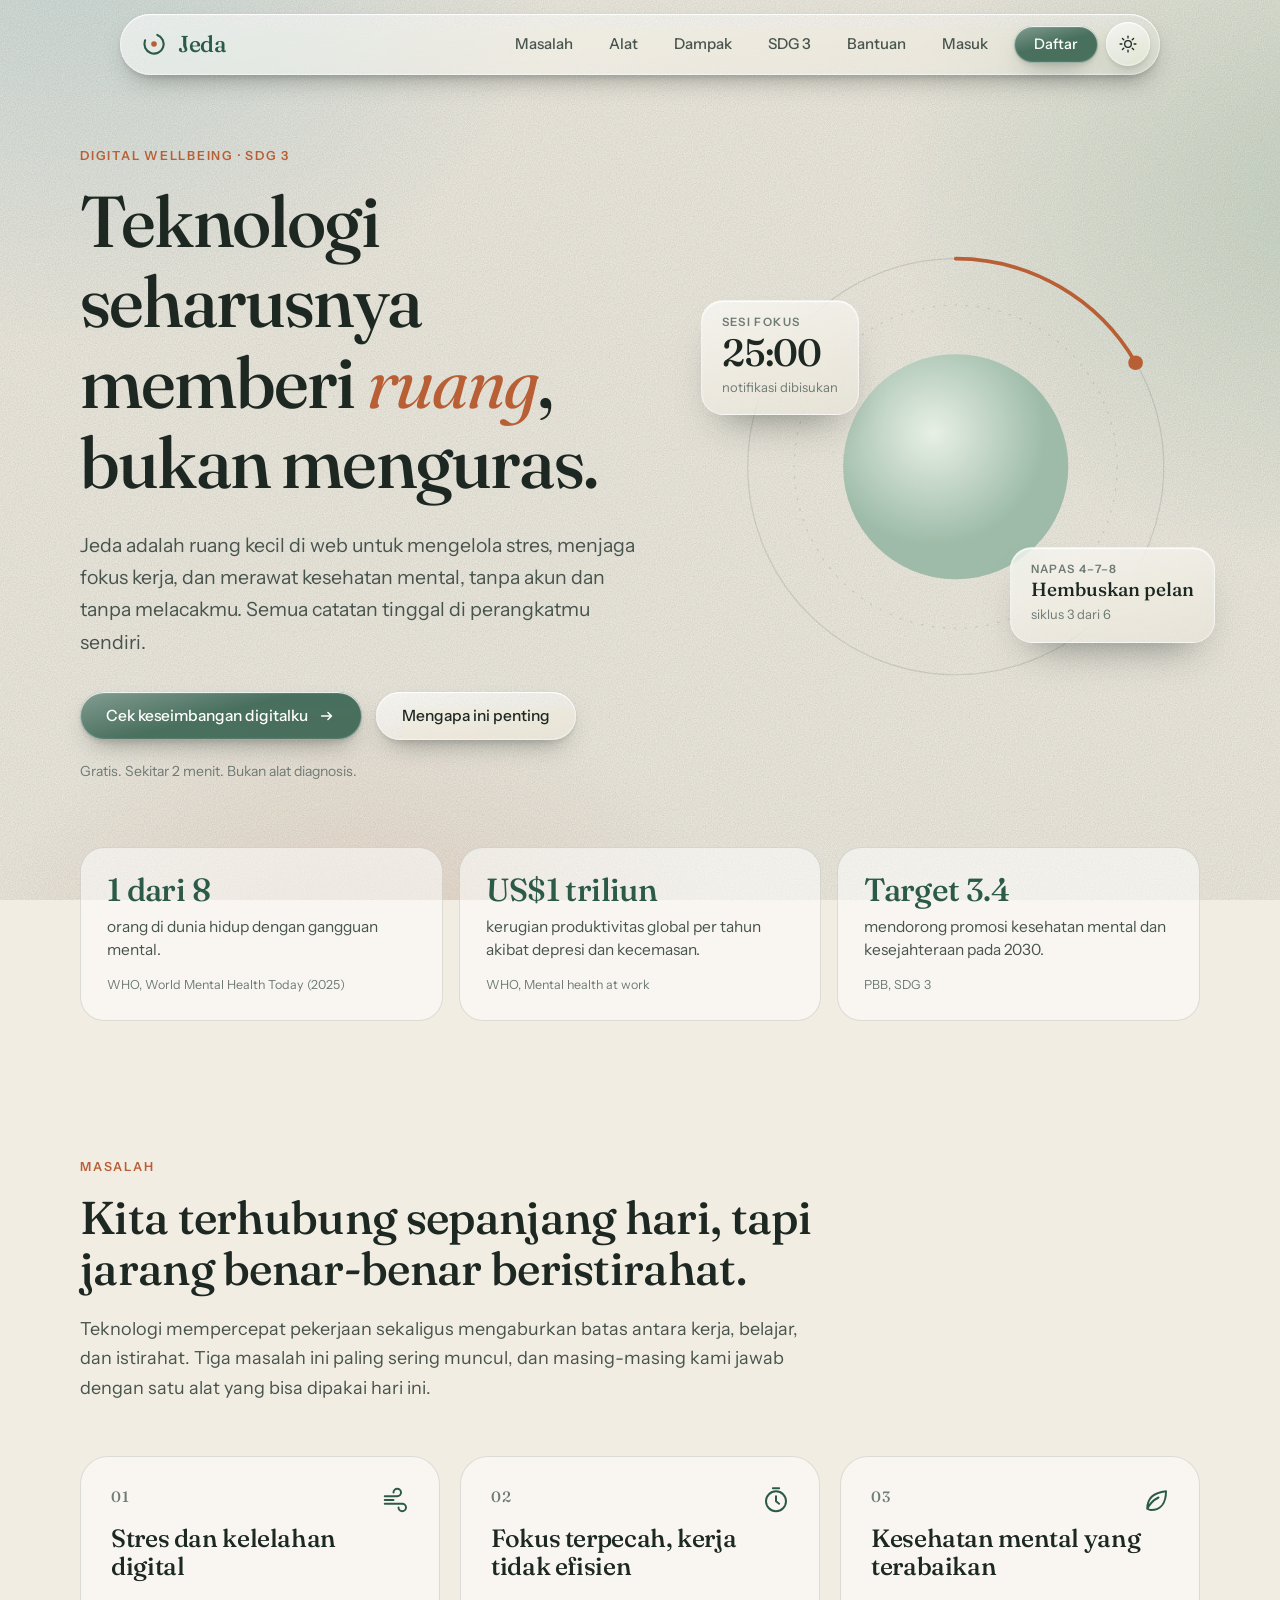
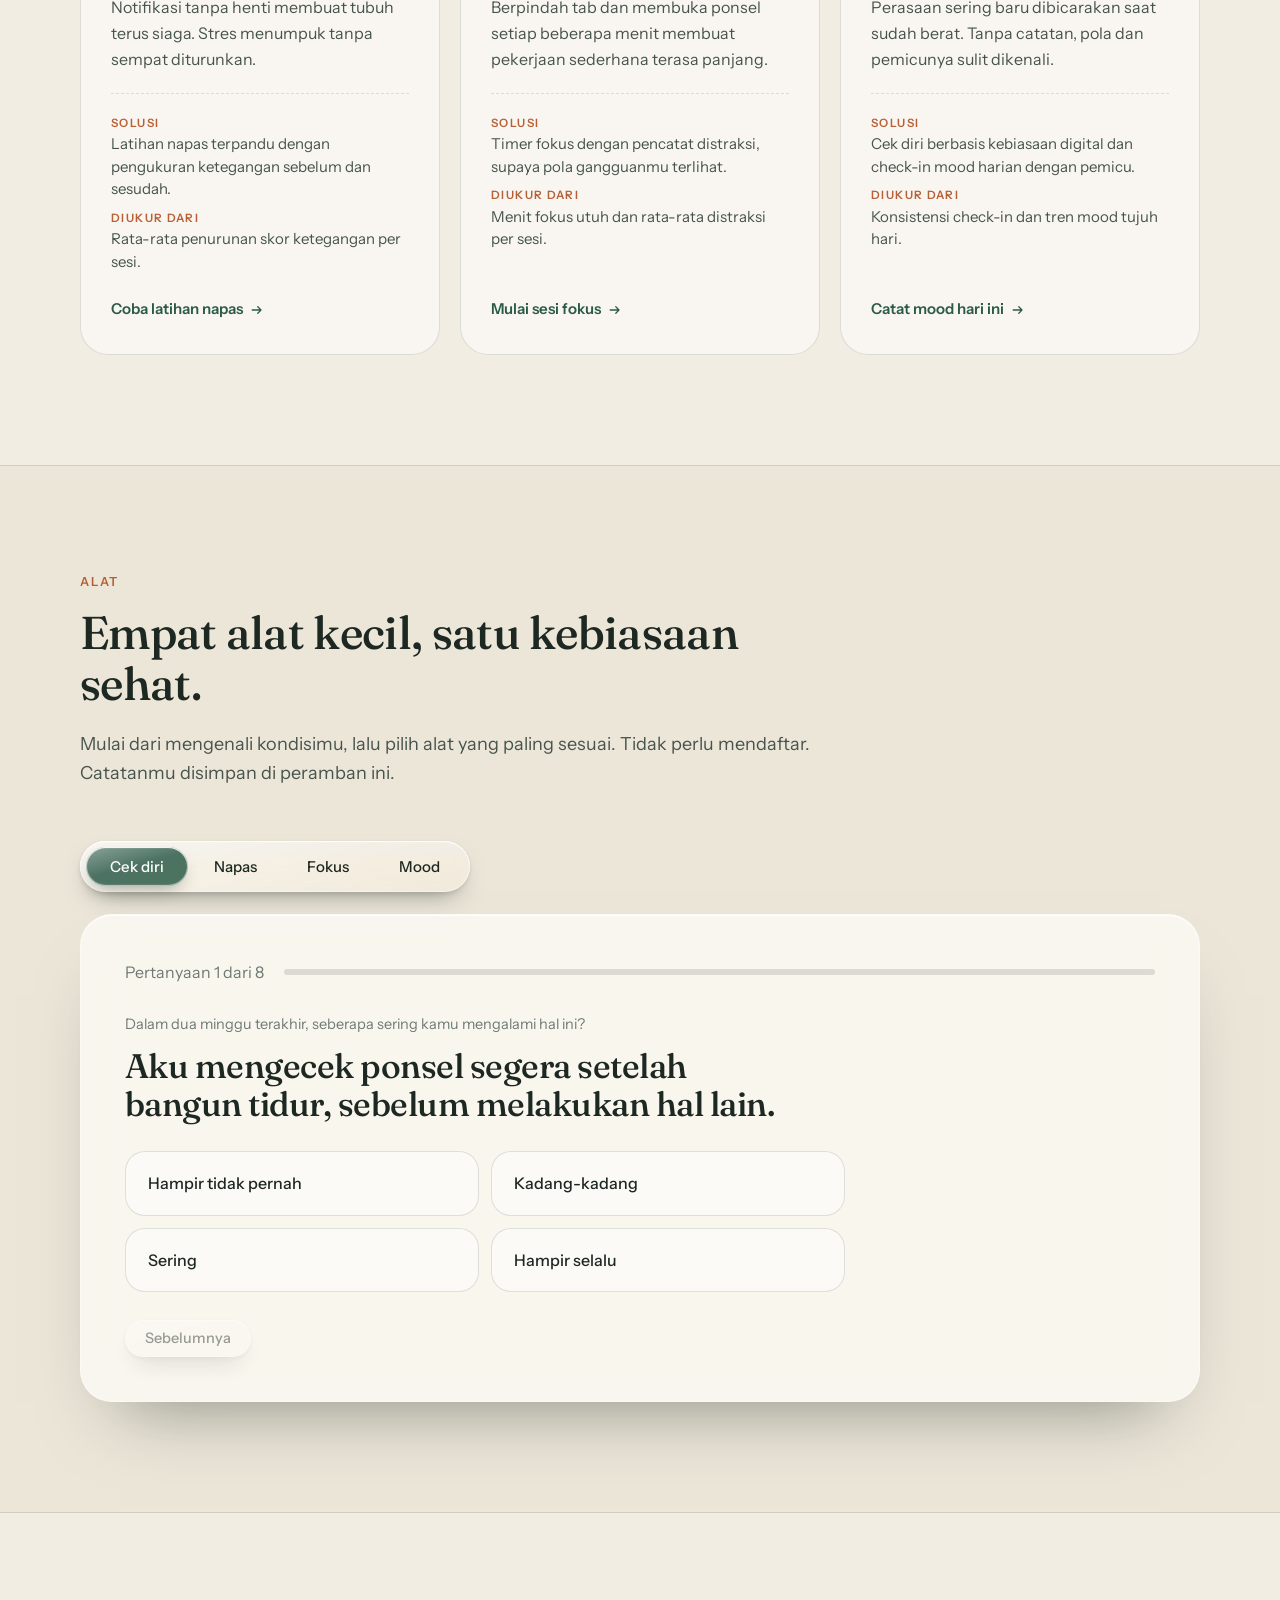
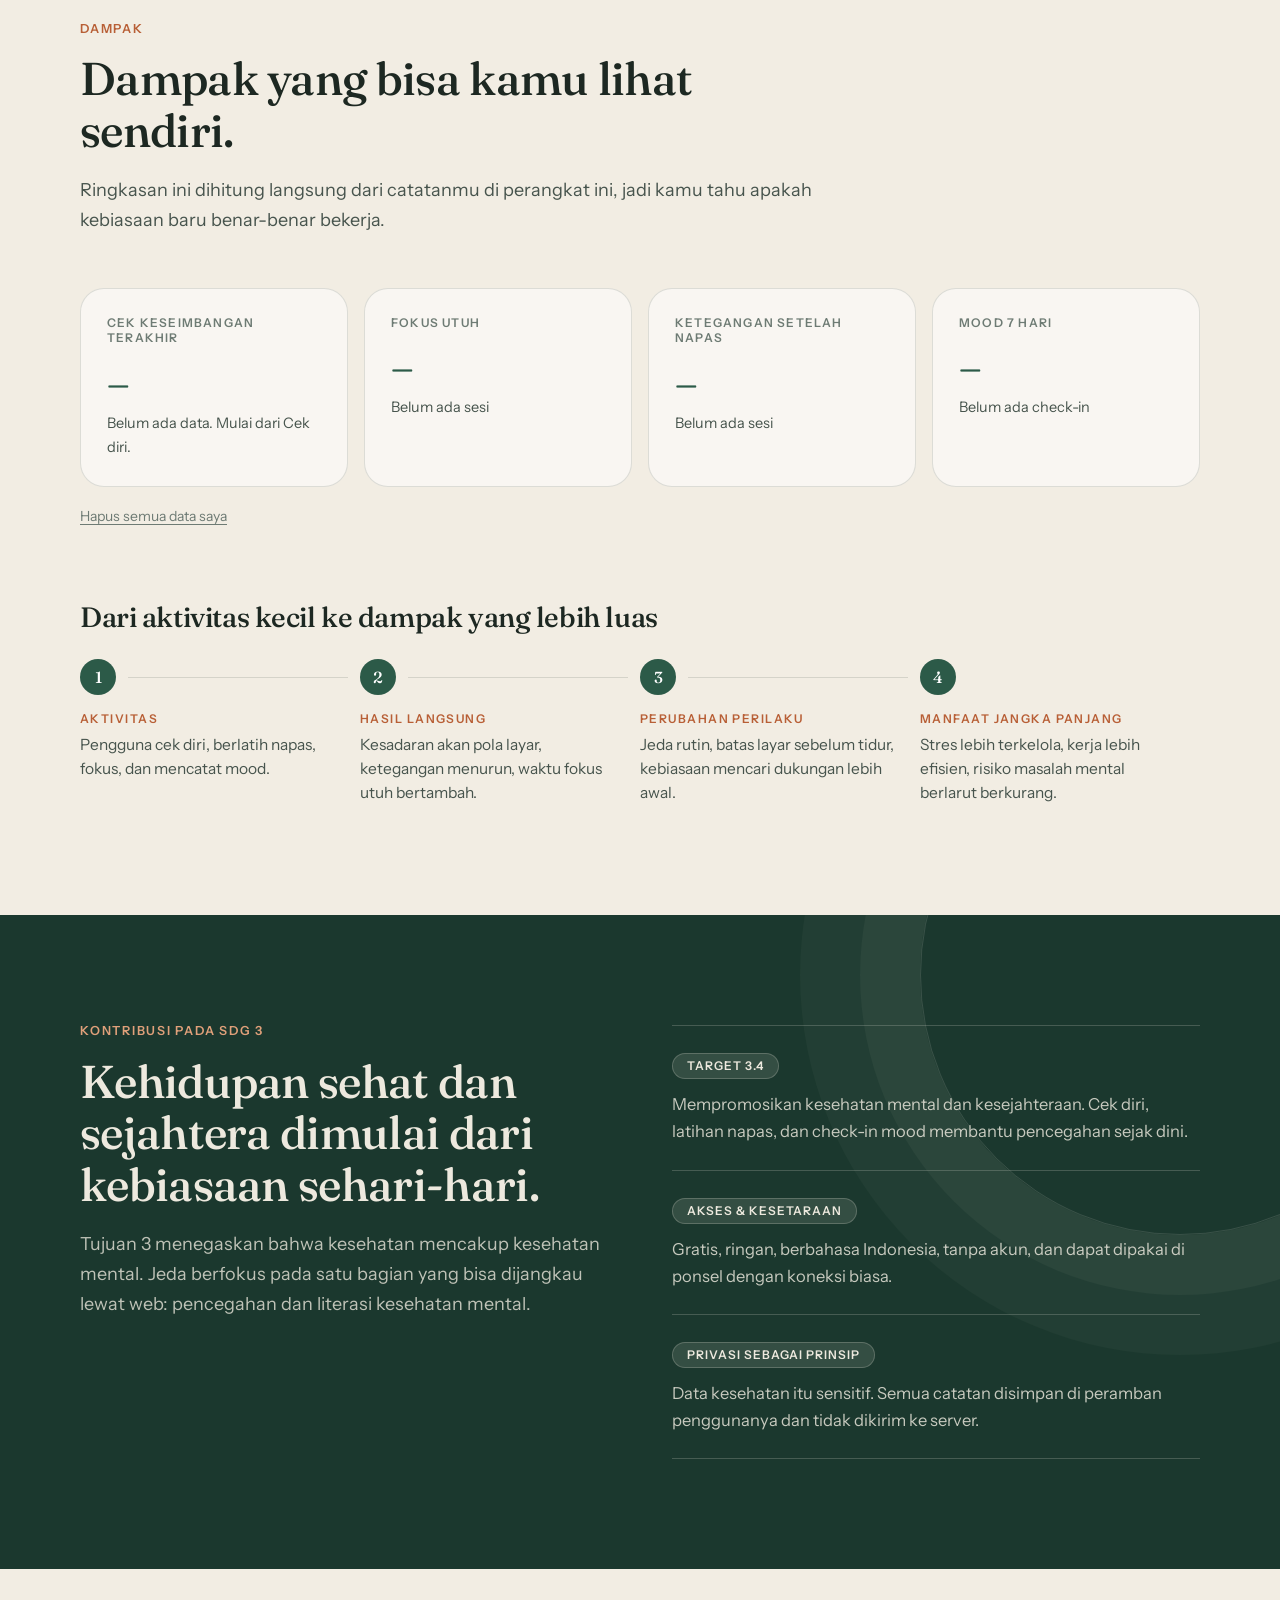
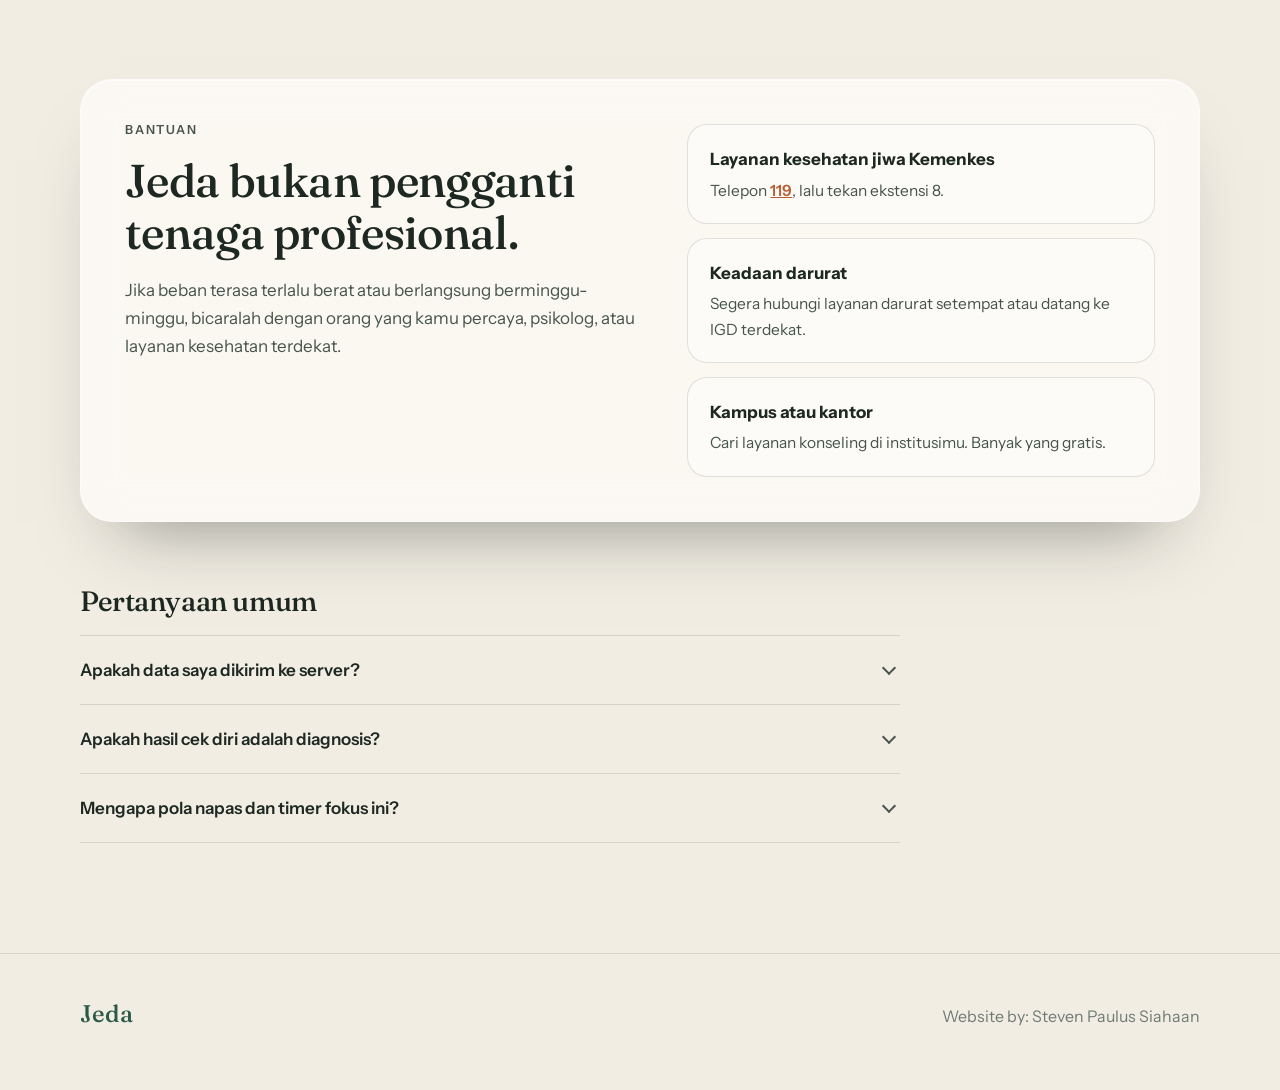
<file: index.html>
<!doctype html>
<html lang="id">
<head>
<meta charset="utf-8">
<meta name="viewport" content="width=device-width, initial-scale=1">
<title>Jeda — Keseimbangan Digital & Kesehatan Mental</title>
<meta name="description" content="Jeda membantu kamu mengelola stres, menjaga fokus, dan merawat kesehatan mental di tengah derasnya teknologi. Selaras dengan SDG 3: Kehidupan Sehat dan Sejahtera.">
<meta name="theme-color" content="#F2EDE3">
<meta property="og:title" content="Jeda — Keseimbangan Digital & Kesehatan Mental">
<meta property="og:description" content="Cek keseimbangan digital, latihan napas, sesi fokus, dan check-in mood. Data tersimpan di perangkatmu.">
<meta property="og:type" content="website">
<script>(function(){var d=document.documentElement;try{var m=localStorage.getItem('jeda:theme');m=(m==='light'||m==='dark')?m:'system';var dk=m==='dark'||(m==='system'&&window.matchMedia&&matchMedia('(prefers-color-scheme: dark)').matches);d.dataset.theme=dk?'dark':'light';d.dataset.mode=m}catch(e){d.dataset.theme='light'}d.classList.add('js')})()</script>
<link rel="icon" href="favicon.svg" type="image/svg+xml">
<link rel="preconnect" href="https://fonts.googleapis.com">
<link rel="preconnect" href="https://fonts.gstatic.com" crossorigin>
<link href="https://fonts.googleapis.com/css2?family=Fraunces:ital,opsz,wght@0,9..144,400;0,9..144,500;0,9..144,600;1,9..144,400;1,9..144,500&family=Instrument+Sans:wght@400;500;600&display=swap" rel="stylesheet">
<link rel="stylesheet" href="styles.css">
</head>
<body>
<a class="skip" href="#utama">Lewati ke konten</a>

<!-- Filter distorsi untuk efek liquid glass (aktif di browser Chromium) -->
<svg width="0" height="0" style="position:absolute" aria-hidden="true" focusable="false">
  <defs>
    <filter id="liquid" x="0" y="0" width="100%" height="100%" color-interpolation-filters="sRGB">
      <feTurbulence type="fractalNoise" baseFrequency="0.012 0.02" numOctaves="2" seed="7" result="n"/>
      <feGaussianBlur in="n" stdDeviation="2" result="b"/>
      <feDisplacementMap in="SourceGraphic" in2="b" scale="22" xChannelSelector="R" yChannelSelector="G"/>
    </filter>
    <symbol id="i-arrow" viewBox="0 0 20 20"><path d="M4 10h11m-4-4 4 4-4 4" fill="none" stroke="currentColor" stroke-width="1.6" stroke-linecap="round" stroke-linejoin="round"/></symbol>
    <symbol id="i-wind" viewBox="0 0 24 24"><path d="M3 9h10a3 3 0 1 0-3-3M3 15h14a3 3 0 1 1-3 3M3 12h7" fill="none" stroke="currentColor" stroke-width="1.6" stroke-linecap="round" stroke-linejoin="round"/></symbol>
    <symbol id="i-timer" viewBox="0 0 24 24"><circle cx="12" cy="13" r="8" fill="none" stroke="currentColor" stroke-width="1.6"/><path d="M12 9v4l2.5 2M9.5 2.5h5" fill="none" stroke="currentColor" stroke-width="1.6" stroke-linecap="round" stroke-linejoin="round"/></symbol>
    <symbol id="i-leaf" viewBox="0 0 24 24"><path d="M5 19c0-8 5-13 15-14 0 9-4 15-12 15-1.2 0-2-.4-3-1Zm0 0c2-4 5-7 9-9" fill="none" stroke="currentColor" stroke-width="1.6" stroke-linecap="round" stroke-linejoin="round"/></symbol>
    <symbol id="i-pulse" viewBox="0 0 24 24"><path d="M3 12h4l2-6 4 12 2-6h6" fill="none" stroke="currentColor" stroke-width="1.6" stroke-linecap="round" stroke-linejoin="round"/></symbol>
    <symbol id="i-phone" viewBox="0 0 24 24"><rect x="7" y="2.5" width="10" height="19" rx="2.5" fill="none" stroke="currentColor" stroke-width="1.6"/><path d="M11 18.5h2" stroke="currentColor" stroke-width="1.6" stroke-linecap="round"/></symbol>
    <symbol id="i-sun" viewBox="0 0 24 24"><circle cx="12" cy="12" r="4" fill="none" stroke="currentColor" stroke-width="1.6"/><path d="M12 2.5v2.2M12 19.3v2.2M2.5 12h2.2M19.3 12h2.2M5.3 5.3l1.6 1.6M17.1 17.1l1.6 1.6M18.7 5.3l-1.6 1.6M6.9 17.1l-1.6 1.6" fill="none" stroke="currentColor" stroke-width="1.6" stroke-linecap="round"/></symbol>
    <symbol id="i-moon" viewBox="0 0 24 24"><path d="M20 14.5A8.5 8.5 0 0 1 9.5 4a8.5 8.5 0 1 0 10.5 10.5Z" fill="none" stroke="currentColor" stroke-width="1.6" stroke-linejoin="round" stroke-linecap="round"/></symbol>
    <symbol id="i-auto" viewBox="0 0 24 24"><rect x="3" y="4.5" width="18" height="12.5" rx="2.5" fill="none" stroke="currentColor" stroke-width="1.6"/><path d="M8.5 20.5h7M12 17v3.5" fill="none" stroke="currentColor" stroke-width="1.6" stroke-linecap="round"/></symbol>
  </defs>
</svg>

<header class="nav-wrap">
  <nav class="nav" aria-label="Navigasi utama">
    <a class="brand" href="#atas" aria-label="Jeda, kembali ke atas">
      <svg viewBox="0 0 32 32" width="28" height="28" aria-hidden="true"><circle cx="16" cy="16" r="11" fill="none" stroke="currentColor" stroke-width="2.4" stroke-dasharray="52 17" stroke-linecap="round" transform="rotate(-70 16 16)"/><circle cx="16" cy="16" r="3.2" fill="var(--clay)"/></svg>
      <span>Jeda</span>
    </a>
    <button class="menu-btn" type="button" aria-expanded="false" aria-controls="menu" aria-label="Buka menu">
      <span></span><span></span>
    </button>
    <ul class="menu" id="menu">
      <li><a href="#masalah">Masalah</a></li>
      <li><a href="#alat">Alat</a></li>
      <li><a href="#dampak">Dampak</a></li>
      <li><a href="#sdg">SDG 3</a></li>
      <li><a href="#bantuan">Bantuan</a></li>
      <li><a id="nav-login" href="signin.html">Masuk</a></li>
      <li class="menu-cta"><a id="nav-cta" class="btn btn-primary btn-sm" href="signup.html"><span>Daftar</span></a></li>
    </ul>
    <div class="theme-wrap">
      <button class="btn theme-btn" type="button" aria-haspopup="true" aria-expanded="false" aria-controls="theme-pop" aria-label="Pengaturan tema">
        <svg class="ic ic-sun" aria-hidden="true"><use href="#i-sun"/></svg><svg class="ic ic-moon" aria-hidden="true"><use href="#i-moon"/></svg>
      </button>
      <div class="theme-pop" id="theme-pop" role="group" aria-label="Tema tampilan">
        <p class="pop-title">Tampilan</p>
        <div class="seg theme-seg">
          <button type="button" class="tab" data-mode="light" aria-pressed="false"><svg aria-hidden="true"><use href="#i-sun"/></svg><span>Terang</span></button>
          <button type="button" class="tab" data-mode="dark" aria-pressed="false"><svg aria-hidden="true"><use href="#i-moon"/></svg><span>Gelap</span></button>
          <button type="button" class="tab" data-mode="system" aria-pressed="false"><svg aria-hidden="true"><use href="#i-auto"/></svg><span>Otomatis</span></button>
        </div>
        <p class="pop-note" id="theme-note">Mengikuti pengaturan perangkat.</p>
      </div>
    </div>
  </nav>
</header>

<main id="utama">

<!-- HERO -->
<section class="hero" id="atas">
  <div class="wrap hero-grid">
    <div class="hero-copy">
      <p class="eyebrow">Digital wellbeing · SDG 3</p>
      <h1>Teknologi seharusnya memberi <em>ruang</em>, bukan menguras.</h1>
      <p class="lead">Jeda adalah ruang kecil di web untuk mengelola stres, menjaga fokus kerja, dan merawat kesehatan mental, tanpa akun dan tanpa melacakmu. Semua catatan tinggal di perangkatmu sendiri.</p>
      <div class="cta-row">
        <a class="btn btn-primary" href="#alat" data-open-tab="cek"><span>Cek keseimbangan digitalku</span><svg class="ic"><use href="#i-arrow"/></svg></a>
        <a class="btn" href="#masalah"><span>Mengapa ini penting</span></a>
      </div>
      <p class="fine">Gratis. Sekitar 2 menit. Bukan alat diagnosis.</p>
    </div>

    <div class="hero-art" aria-hidden="true">
      <svg class="orb" viewBox="0 0 400 400">
        <defs>
          <radialGradient id="g1" cx="40%" cy="35%"><stop offset="0" stop-color="#E8F0E6"/><stop offset="1" stop-color="#9DBBA8"/></radialGradient>
        </defs>
        <circle cx="200" cy="200" r="170" fill="none" stroke="var(--ink)" stroke-opacity=".12"/>
        <circle cx="200" cy="200" r="132" fill="none" stroke="var(--ink)" stroke-opacity=".12" stroke-dasharray="2 7"/>
        <circle class="core" cx="200" cy="200" r="92" fill="url(#g1)"/>
        <path class="arc" d="M200 30a170 170 0 0 1 147 85" fill="none" stroke="var(--clay)" stroke-width="3" stroke-linecap="round"/>
        <circle class="dot" cx="347" cy="115" r="6" fill="var(--clay)"/>
      </svg>
      <div class="float-card fc-1">
        <span class="fc-label">Sesi fokus</span>
        <strong class="fc-big">25:00</strong>
        <span class="fc-sub">notifikasi dibisukan</span>
      </div>
      <div class="float-card fc-2">
        <span class="fc-label">Napas 4–7–8</span>
        <strong class="fc-mid">Hembuskan pelan</strong>
        <span class="fc-sub">siklus 3 dari 6</span>
      </div>
    </div>
  </div>

  <div class="wrap">
    <ul class="facts">
      <li><strong>1 dari 8</strong><span>orang di dunia hidup dengan gangguan mental.</span><cite>WHO, World Mental Health Today (2025)</cite></li>
      <li><strong>US$1 triliun</strong><span>kerugian produktivitas global per tahun akibat depresi dan kecemasan.</span><cite>WHO, Mental health at work</cite></li>
      <li><strong>Target 3.4</strong><span>mendorong promosi kesehatan mental dan kesejahteraan pada 2030.</span><cite>PBB, SDG 3</cite></li>
    </ul>
  </div>
</section>

<!-- MASALAH -->
<section class="sec" id="masalah">
  <div class="wrap">
    <header class="sec-head reveal">
      <p class="eyebrow">Masalah</p>
      <h2>Kita terhubung sepanjang hari, tapi jarang benar-benar beristirahat.</h2>
      <p class="sub">Teknologi mempercepat pekerjaan sekaligus mengaburkan batas antara kerja, belajar, dan istirahat. Tiga masalah ini paling sering muncul, dan masing-masing kami jawab dengan satu alat yang bisa dipakai hari ini.</p>
    </header>

    <div class="problems">
      <article class="prob reveal">
        <span class="num">01</span>
        <svg class="pi"><use href="#i-wind"/></svg>
        <h3>Stres dan kelelahan digital</h3>
        <p>Notifikasi tanpa henti membuat tubuh terus siaga. Stres menumpuk tanpa sempat diturunkan.</p>
        <dl>
          <dt>Solusi</dt><dd>Latihan napas terpandu dengan pengukuran ketegangan sebelum dan sesudah.</dd>
          <dt>Diukur dari</dt><dd>Rata-rata penurunan skor ketegangan per sesi.</dd>
        </dl>
        <a class="link" href="#alat" data-open-tab="napas">Coba latihan napas <svg class="ic"><use href="#i-arrow"/></svg></a>
      </article>

      <article class="prob reveal">
        <span class="num">02</span>
        <svg class="pi"><use href="#i-timer"/></svg>
        <h3>Fokus terpecah, kerja tidak efisien</h3>
        <p>Berpindah tab dan membuka ponsel setiap beberapa menit membuat pekerjaan sederhana terasa panjang.</p>
        <dl>
          <dt>Solusi</dt><dd>Timer fokus dengan pencatat distraksi, supaya pola gangguanmu terlihat.</dd>
          <dt>Diukur dari</dt><dd>Menit fokus utuh dan rata-rata distraksi per sesi.</dd>
        </dl>
        <a class="link" href="#alat" data-open-tab="fokus">Mulai sesi fokus <svg class="ic"><use href="#i-arrow"/></svg></a>
      </article>

      <article class="prob reveal">
        <span class="num">03</span>
        <svg class="pi"><use href="#i-leaf"/></svg>
        <h3>Kesehatan mental yang terabaikan</h3>
        <p>Perasaan sering baru dibicarakan saat sudah berat. Tanpa catatan, pola dan pemicunya sulit dikenali.</p>
        <dl>
          <dt>Solusi</dt><dd>Cek diri berbasis kebiasaan digital dan check-in mood harian dengan pemicu.</dd>
          <dt>Diukur dari</dt><dd>Konsistensi check-in dan tren mood tujuh hari.</dd>
        </dl>
        <a class="link" href="#alat" data-open-tab="mood">Catat mood hari ini <svg class="ic"><use href="#i-arrow"/></svg></a>
      </article>
    </div>
  </div>
</section>

<!-- ALAT -->
<section class="sec sec-tint" id="alat">
  <div class="wrap">
    <header class="sec-head reveal">
      <p class="eyebrow">Alat</p>
      <h2>Empat alat kecil, satu kebiasaan sehat.</h2>
      <p class="sub">Mulai dari mengenali kondisimu, lalu pilih alat yang paling sesuai. Tidak perlu mendaftar. Catatanmu disimpan di peramban ini.</p>
    </header>

    <div class="tabs seg reveal" role="tablist" aria-label="Alat Jeda">
      <button class="tab" role="tab" id="tab-cek" aria-controls="panel-cek" aria-selected="true" data-tab="cek">Cek diri</button>
      <button class="tab" role="tab" id="tab-napas" aria-controls="panel-napas" aria-selected="false" tabindex="-1" data-tab="napas">Napas</button>
      <button class="tab" role="tab" id="tab-fokus" aria-controls="panel-fokus" aria-selected="false" tabindex="-1" data-tab="fokus">Fokus</button>
      <button class="tab" role="tab" id="tab-mood" aria-controls="panel-mood" aria-selected="false" tabindex="-1" data-tab="mood">Mood</button>
    </div>

    <!-- CEK DIRI -->
    <div class="panel glass-card" role="tabpanel" id="panel-cek" aria-labelledby="tab-cek" data-panel="cek">
      <div id="quiz-flow">
        <div class="quiz-top">
          <p class="muted" id="quiz-progress" aria-live="polite">Pertanyaan 1 dari 8</p>
          <div class="bar"><i id="quiz-bar"></i></div>
        </div>
        <p class="quiz-hint">Dalam dua minggu terakhir, seberapa sering kamu mengalami hal ini?</p>
        <h3 class="quiz-q" id="quiz-q" tabindex="-1"></h3>
        <div class="opts" id="quiz-opts"></div>
        <div class="quiz-actions">
          <button class="btn btn-sm" type="button" id="quiz-back"><span>Sebelumnya</span></button>
        </div>
      </div>
      <div id="quiz-result" hidden></div>
    </div>

    <!-- NAPAS -->
    <div class="panel glass-card" role="tabpanel" id="panel-napas" aria-labelledby="tab-napas" data-panel="napas" hidden>
      <div class="two">
        <div class="controls">
          <h3>Latihan napas terpandu</h3>
          <p class="muted">Napas lambat membantu tubuh keluar dari mode siaga. Pilih pola dan durasi, lalu ikuti lingkaran.</p>

          <fieldset class="chips" id="breath-mode">
            <legend>Pola napas</legend>
            <button type="button" class="chip on" data-mode="box" aria-pressed="true">Kotak 4–4–4–4</button>
            <button type="button" class="chip" data-mode="478" aria-pressed="false">4–7–8</button>
            <button type="button" class="chip" data-mode="calm" aria-pressed="false">Pelan 5–5</button>
          </fieldset>

          <fieldset class="chips" id="breath-dur">
            <legend>Durasi</legend>
            <button type="button" class="chip" data-min="1" aria-pressed="false">1 menit</button>
            <button type="button" class="chip on" data-min="3" aria-pressed="true">3 menit</button>
            <button type="button" class="chip" data-min="5" aria-pressed="false">5 menit</button>
          </fieldset>

          <fieldset class="chips" id="breath-before">
            <legend>Seberapa tegang kamu sekarang? <span class="muted">(opsional)</span></legend>
            <button type="button" class="chip scale" data-v="1" aria-pressed="false">1</button>
            <button type="button" class="chip scale" data-v="2" aria-pressed="false">2</button>
            <button type="button" class="chip scale" data-v="3" aria-pressed="false">3</button>
            <button type="button" class="chip scale" data-v="4" aria-pressed="false">4</button>
            <button type="button" class="chip scale" data-v="5" aria-pressed="false">5</button>
            <p class="scale-note"><span>Santai</span><span>Sangat tegang</span></p>
          </fieldset>

          <div class="row">
            <button class="btn btn-primary" type="button" id="breath-start"><span>Mulai</span></button>
            <button class="btn" type="button" id="breath-stop" hidden><span>Berhenti</span></button>
          </div>
        </div>

        <div class="stage" aria-live="polite">
          <div class="breath" id="breath-circle"><div class="breath-in"></div></div>
          <p class="stage-phase" id="breath-phase">Siap saat kamu siap</p>
          <p class="stage-count" id="breath-count">&nbsp;</p>
          <div class="after" id="breath-after" hidden>
            <p>Selesai. Seberapa tegang kamu sekarang?</p>
            <div class="chips inline" id="breath-after-chips">
              <button type="button" class="chip scale" data-v="1">1</button>
              <button type="button" class="chip scale" data-v="2">2</button>
              <button type="button" class="chip scale" data-v="3">3</button>
              <button type="button" class="chip scale" data-v="4">4</button>
              <button type="button" class="chip scale" data-v="5">5</button>
            </div>
            <button type="button" class="link-btn" id="breath-skip">Lewati</button>
          </div>
        </div>
      </div>
    </div>

    <!-- FOKUS -->
    <div class="panel glass-card" role="tabpanel" id="panel-fokus" aria-labelledby="tab-fokus" data-panel="fokus" hidden>
      <div class="two">
        <div class="controls">
          <h3>Sesi fokus tanpa gangguan</h3>
          <p class="muted">Tulis satu hal yang ingin selesai, jauhkan ponsel, lalu mulai. Tekan “Catat distraksi” setiap kali perhatianmu terpecah.</p>

          <label class="field" for="focus-task">Fokus pada</label>
          <input id="focus-task" type="text" maxlength="80" placeholder="mis. menulis bab pendahuluan">

          <fieldset class="chips" id="focus-presets">
            <legend>Durasi fokus</legend>
            <button type="button" class="chip" data-min="15" aria-pressed="false">15 menit</button>
            <button type="button" class="chip on" data-min="25" aria-pressed="true">25 menit</button>
            <button type="button" class="chip" data-min="45" aria-pressed="false">45 menit</button>
          </fieldset>

          <div class="row">
            <button class="btn btn-primary" type="button" id="focus-toggle"><span>Mulai</span></button>
            <button class="btn" type="button" id="focus-reset"><span>Atur ulang</span></button>
          </div>
          <div class="row">
            <button class="btn btn-sm" type="button" id="focus-distract"><span>Catat distraksi</span></button>
            <p class="muted" id="focus-dcount">0 distraksi</p>
          </div>
        </div>

        <div class="stage">
          <div class="ring">
            <svg viewBox="0 0 200 200" aria-hidden="true">
              <circle cx="100" cy="100" r="88" class="ring-bg"/>
              <circle cx="100" cy="100" r="88" class="ring-fg" id="focus-ring"/>
            </svg>
            <div class="ring-text">
              <strong id="focus-time" role="timer" aria-live="off">25:00</strong>
              <span id="focus-mode">Fokus</span>
            </div>
          </div>
          <p class="stage-count" id="focus-note">Siap memulai</p>
        </div>
      </div>
    </div>

    <!-- MOOD -->
    <div class="panel glass-card" role="tabpanel" id="panel-mood" aria-labelledby="tab-mood" data-panel="mood" hidden>
      <div class="two">
        <form class="controls" id="mood-form">
          <h3>Check-in mood</h3>
          <p class="muted">Satu menit untuk jujur pada diri sendiri. Pola baru terlihat setelah beberapa hari.</p>

          <fieldset class="chips moods" id="mood-scale">
            <legend>Bagaimana perasaanmu hari ini?</legend>
            <button type="button" class="chip" data-v="1" aria-pressed="false">Berat</button>
            <button type="button" class="chip" data-v="2" aria-pressed="false">Kurang baik</button>
            <button type="button" class="chip" data-v="3" aria-pressed="false">Biasa</button>
            <button type="button" class="chip" data-v="4" aria-pressed="false">Baik</button>
            <button type="button" class="chip" data-v="5" aria-pressed="false">Sangat baik</button>
          </fieldset>

          <fieldset class="chips" id="mood-tags">
            <legend>Yang paling memengaruhi <span class="muted">(boleh lebih dari satu)</span></legend>
            <button type="button" class="chip" data-tag="Pekerjaan/studi" aria-pressed="false">Pekerjaan/studi</button>
            <button type="button" class="chip" data-tag="Tidur" aria-pressed="false">Tidur</button>
            <button type="button" class="chip" data-tag="Layar & media sosial" aria-pressed="false">Layar &amp; media sosial</button>
            <button type="button" class="chip" data-tag="Relasi" aria-pressed="false">Relasi</button>
            <button type="button" class="chip" data-tag="Aktivitas fisik" aria-pressed="false">Aktivitas fisik</button>
          </fieldset>

          <label class="field" for="mood-note">Catatan singkat <span class="muted">(opsional)</span></label>
          <textarea id="mood-note" rows="2" maxlength="160" placeholder="Apa yang sedang kamu rasakan?"></textarea>

          <div class="row">
            <button class="btn btn-primary" type="submit"><span>Simpan check-in</span></button>
          </div>
        </form>

        <div class="stage stage-top">
          <h4>Tujuh hari terakhir</h4>
          <div id="mood-chart" class="chart" role="img" aria-label="Grafik mood tujuh hari terakhir"></div>
          <ul class="log" id="mood-log"></ul>
        </div>
      </div>
    </div>
  </div>
</section>

<!-- DAMPAK -->
<section class="sec" id="dampak">
  <div class="wrap">
    <header class="sec-head reveal">
      <p class="eyebrow">Dampak</p>
      <h2>Dampak yang bisa kamu lihat sendiri.</h2>
      <p class="sub">Ringkasan ini dihitung langsung dari catatanmu di perangkat ini, jadi kamu tahu apakah kebiasaan baru benar-benar bekerja.</p>
    </header>

    <div class="metrics reveal" id="metrics">
      <article class="metric">
        <p class="m-label">Cek keseimbangan terakhir</p>
        <p class="m-val" id="m-assess">–</p>
        <p class="m-sub" id="m-assess-sub">Belum ada data</p>
      </article>
      <article class="metric">
        <p class="m-label">Fokus utuh</p>
        <p class="m-val" id="m-focus">–</p>
        <p class="m-sub" id="m-focus-sub">Belum ada sesi</p>
      </article>
      <article class="metric">
        <p class="m-label">Ketegangan setelah napas</p>
        <p class="m-val" id="m-breath">–</p>
        <p class="m-sub" id="m-breath-sub">Belum ada sesi</p>
      </article>
      <article class="metric">
        <p class="m-label">Mood 7 hari</p>
        <p class="m-val" id="m-mood">–</p>
        <p class="m-sub" id="m-mood-sub">Belum ada check-in</p>
      </article>
    </div>
    <p class="data-row reveal"><button class="link-btn" type="button" id="wipe">Hapus semua data saya</button></p>

    <div class="chain reveal">
      <h3>Dari aktivitas kecil ke dampak yang lebih luas</h3>
      <ol>
        <li><span>Aktivitas</span><p>Pengguna cek diri, berlatih napas, fokus, dan mencatat mood.</p></li>
        <li><span>Hasil langsung</span><p>Kesadaran akan pola layar, ketegangan menurun, waktu fokus utuh bertambah.</p></li>
        <li><span>Perubahan perilaku</span><p>Jeda rutin, batas layar sebelum tidur, kebiasaan mencari dukungan lebih awal.</p></li>
        <li><span>Manfaat jangka panjang</span><p>Stres lebih terkelola, kerja lebih efisien, risiko masalah mental berlarut berkurang.</p></li>
      </ol>
    </div>
  </div>
</section>

<!-- SDG -->
<section class="sec sec-dark" id="sdg">
  <div class="wrap sdg-grid">
    <div class="reveal">
      <p class="eyebrow">Kontribusi pada SDG 3</p>
      <h2>Kehidupan sehat dan sejahtera dimulai dari kebiasaan sehari-hari.</h2>
      <p class="sub">Tujuan 3 menegaskan bahwa kesehatan mencakup kesehatan mental. Jeda berfokus pada satu bagian yang bisa dijangkau lewat web: pencegahan dan literasi kesehatan mental.</p>
    </div>
    <div class="sdg-list reveal">
      <div class="sdg-item">
        <span class="tag">Target 3.4</span>
        <p>Mempromosikan kesehatan mental dan kesejahteraan. Cek diri, latihan napas, dan check-in mood membantu pencegahan sejak dini.</p>
      </div>
      <div class="sdg-item">
        <span class="tag">Akses &amp; kesetaraan</span>
        <p>Gratis, ringan, berbahasa Indonesia, tanpa akun, dan dapat dipakai di ponsel dengan koneksi biasa.</p>
      </div>
      <div class="sdg-item">
        <span class="tag">Privasi sebagai prinsip</span>
        <p>Data kesehatan itu sensitif. Semua catatan disimpan di peramban penggunanya dan tidak dikirim ke server.</p>
      </div>
    </div>
  </div>
</section>

<!-- BANTUAN -->
<section class="sec" id="bantuan">
  <div class="wrap">
    <div class="help glass-card reveal">
      <div>
        <p class="eyebrow">Bantuan</p>
        <h2>Jeda bukan pengganti tenaga profesional.</h2>
        <p>Jika beban terasa terlalu berat atau berlangsung berminggu-minggu, bicaralah dengan orang yang kamu percaya, psikolog, atau layanan kesehatan terdekat.</p>
      </div>
      <ul class="help-list">
        <li><strong>Layanan kesehatan jiwa Kemenkes</strong><span>Telepon <a href="tel:119">119</a>, lalu tekan ekstensi 8.</span></li>
        <li><strong>Keadaan darurat</strong><span>Segera hubungi layanan darurat setempat atau datang ke IGD terdekat.</span></li>
        <li><strong>Kampus atau kantor</strong><span>Cari layanan konseling di institusimu. Banyak yang gratis.</span></li>
      </ul>
    </div>

    <div class="faq reveal">
      <h3>Pertanyaan umum</h3>
      <details>
        <summary>Apakah data saya dikirim ke server?</summary>
        <p>Tidak. Hasil cek diri, sesi napas, sesi fokus, dan mood disimpan di penyimpanan lokal peramban kamu. Menghapus data situs atau menekan “Hapus semua data saya” akan menghilangkannya.</p>
      </details>
      <details>
        <summary>Apakah hasil cek diri adalah diagnosis?</summary>
        <p>Bukan. Cek diri hanya membaca kebiasaan digitalmu dan menyarankan langkah kecil. Untuk penilaian kesehatan mental, temui tenaga profesional.</p>
      </details>
      <details>
        <summary>Mengapa pola napas dan timer fokus ini?</summary>
        <p>Napas lambat dengan hembusan yang lebih panjang umum dipakai untuk menenangkan diri, dan teknik fokus berinterval membantu menjaga perhatian. Keduanya sederhana dan aman dicoba kebanyakan orang. Hentikan bila kamu merasa pusing.</p>
      </details>
    </div>
  </div>
</section>

</main>

<footer class="foot">
  <div class="wrap foot-in">
    <p class="brand-s">Jeda</p>
    <p class="muted">Website by: Steven Paulus Siahaan</p>
  </div>
</footer>

<div class="toast" id="toast" role="status" aria-live="polite"></div>
<script src="common.js" defer></script>
<script src="app.js" defer></script>
</body>
</html>
</file>
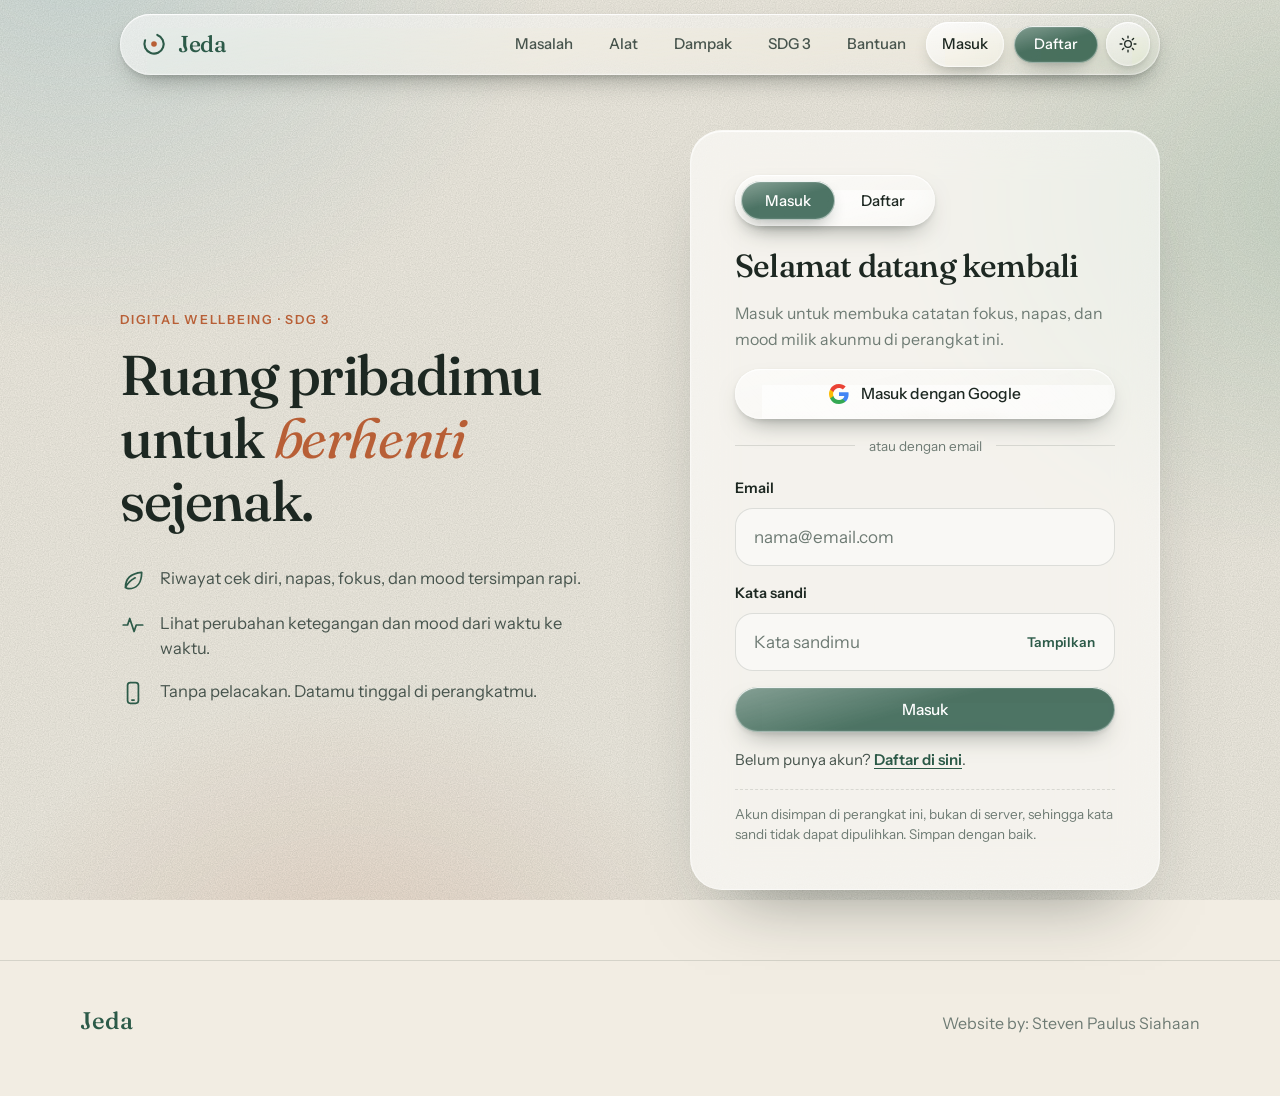
<file: signin.html>
<!doctype html>
<html lang="id">
<head>
<meta charset="utf-8">
<meta name="viewport" content="width=device-width, initial-scale=1">
<title>Masuk — Jeda</title>
<meta name="description" content="Masuk ke Jeda untuk menyimpan catatan keseimbangan digital, napas, fokus, dan mood di perangkatmu.">
<meta name="theme-color" content="#F2EDE3">
<script>(function(){var d=document.documentElement;try{var m=localStorage.getItem('jeda:theme');m=(m==='light'||m==='dark')?m:'system';var dk=m==='dark'||(m==='system'&&window.matchMedia&&matchMedia('(prefers-color-scheme: dark)').matches);d.dataset.theme=dk?'dark':'light';d.dataset.mode=m}catch(e){d.dataset.theme='light'}d.classList.add('js')})()</script>
<link rel="icon" href="favicon.svg" type="image/svg+xml">
<link rel="preconnect" href="https://fonts.googleapis.com">
<link rel="preconnect" href="https://fonts.gstatic.com" crossorigin>
<link href="https://fonts.googleapis.com/css2?family=Fraunces:ital,opsz,wght@0,9..144,400;0,9..144,500;0,9..144,600;1,9..144,400;1,9..144,500&family=Instrument+Sans:wght@400;500;600&display=swap" rel="stylesheet">
<link rel="stylesheet" href="styles.css">
</head>
<body class="auth-page">
<a class="skip" href="#utama">Lewati ke konten</a>

<!-- Filter distorsi untuk efek liquid glass (aktif di browser Chromium) -->
<svg width="0" height="0" style="position:absolute" aria-hidden="true" focusable="false">
  <defs>
    <filter id="liquid" x="0" y="0" width="100%" height="100%" color-interpolation-filters="sRGB">
      <feTurbulence type="fractalNoise" baseFrequency="0.012 0.02" numOctaves="2" seed="7" result="n"/>
      <feGaussianBlur in="n" stdDeviation="2" result="b"/>
      <feDisplacementMap in="SourceGraphic" in2="b" scale="22" xChannelSelector="R" yChannelSelector="G"/>
    </filter>
    <symbol id="i-arrow" viewBox="0 0 20 20"><path d="M4 10h11m-4-4 4 4-4 4" fill="none" stroke="currentColor" stroke-width="1.6" stroke-linecap="round" stroke-linejoin="round"/></symbol>
    <symbol id="i-wind" viewBox="0 0 24 24"><path d="M3 9h10a3 3 0 1 0-3-3M3 15h14a3 3 0 1 1-3 3M3 12h7" fill="none" stroke="currentColor" stroke-width="1.6" stroke-linecap="round" stroke-linejoin="round"/></symbol>
    <symbol id="i-timer" viewBox="0 0 24 24"><circle cx="12" cy="13" r="8" fill="none" stroke="currentColor" stroke-width="1.6"/><path d="M12 9v4l2.5 2M9.5 2.5h5" fill="none" stroke="currentColor" stroke-width="1.6" stroke-linecap="round" stroke-linejoin="round"/></symbol>
    <symbol id="i-leaf" viewBox="0 0 24 24"><path d="M5 19c0-8 5-13 15-14 0 9-4 15-12 15-1.2 0-2-.4-3-1Zm0 0c2-4 5-7 9-9" fill="none" stroke="currentColor" stroke-width="1.6" stroke-linecap="round" stroke-linejoin="round"/></symbol>
    <symbol id="i-pulse" viewBox="0 0 24 24"><path d="M3 12h4l2-6 4 12 2-6h6" fill="none" stroke="currentColor" stroke-width="1.6" stroke-linecap="round" stroke-linejoin="round"/></symbol>
    <symbol id="i-phone" viewBox="0 0 24 24"><rect x="7" y="2.5" width="10" height="19" rx="2.5" fill="none" stroke="currentColor" stroke-width="1.6"/><path d="M11 18.5h2" stroke="currentColor" stroke-width="1.6" stroke-linecap="round"/></symbol>
    <symbol id="i-sun" viewBox="0 0 24 24"><circle cx="12" cy="12" r="4" fill="none" stroke="currentColor" stroke-width="1.6"/><path d="M12 2.5v2.2M12 19.3v2.2M2.5 12h2.2M19.3 12h2.2M5.3 5.3l1.6 1.6M17.1 17.1l1.6 1.6M18.7 5.3l-1.6 1.6M6.9 17.1l-1.6 1.6" fill="none" stroke="currentColor" stroke-width="1.6" stroke-linecap="round"/></symbol>
    <symbol id="i-moon" viewBox="0 0 24 24"><path d="M20 14.5A8.5 8.5 0 0 1 9.5 4a8.5 8.5 0 1 0 10.5 10.5Z" fill="none" stroke="currentColor" stroke-width="1.6" stroke-linejoin="round" stroke-linecap="round"/></symbol>
    <symbol id="i-auto" viewBox="0 0 24 24"><rect x="3" y="4.5" width="18" height="12.5" rx="2.5" fill="none" stroke="currentColor" stroke-width="1.6"/><path d="M8.5 20.5h7M12 17v3.5" fill="none" stroke="currentColor" stroke-width="1.6" stroke-linecap="round"/></symbol>
  </defs>
</svg>

<header class="nav-wrap">
  <nav class="nav" aria-label="Navigasi utama">
    <a class="brand" href="index.html" aria-label="Jeda, kembali ke beranda">
      <svg viewBox="0 0 32 32" width="28" height="28" aria-hidden="true"><circle cx="16" cy="16" r="11" fill="none" stroke="currentColor" stroke-width="2.4" stroke-dasharray="52 17" stroke-linecap="round" transform="rotate(-70 16 16)"/><circle cx="16" cy="16" r="3.2" fill="var(--clay)"/></svg>
      <span>Jeda</span>
    </a>
    <button class="menu-btn" type="button" aria-expanded="false" aria-controls="menu" aria-label="Buka menu">
      <span></span><span></span>
    </button>
    <ul class="menu" id="menu">
      <li><a href="index.html#masalah">Masalah</a></li>
      <li><a href="index.html#alat">Alat</a></li>
      <li><a href="index.html#dampak">Dampak</a></li>
      <li><a href="index.html#sdg">SDG 3</a></li>
      <li><a href="index.html#bantuan">Bantuan</a></li>
      <li><a id="nav-login" href="signin.html" aria-current="page">Masuk</a></li>
      <li class="menu-cta"><a id="nav-cta" class="btn btn-primary btn-sm" href="signup.html"><span>Daftar</span></a></li>
    </ul>
    <div class="theme-wrap">
      <button class="btn theme-btn" type="button" aria-haspopup="true" aria-expanded="false" aria-controls="theme-pop" aria-label="Pengaturan tema">
        <svg class="ic ic-sun" aria-hidden="true"><use href="#i-sun"/></svg><svg class="ic ic-moon" aria-hidden="true"><use href="#i-moon"/></svg>
      </button>
      <div class="theme-pop" id="theme-pop" role="group" aria-label="Tema tampilan">
        <p class="pop-title">Tampilan</p>
        <div class="seg theme-seg">
          <button type="button" class="tab" data-mode="light" aria-pressed="false"><svg aria-hidden="true"><use href="#i-sun"/></svg><span>Terang</span></button>
          <button type="button" class="tab" data-mode="dark" aria-pressed="false"><svg aria-hidden="true"><use href="#i-moon"/></svg><span>Gelap</span></button>
          <button type="button" class="tab" data-mode="system" aria-pressed="false"><svg aria-hidden="true"><use href="#i-auto"/></svg><span>Otomatis</span></button>
        </div>
        <p class="pop-note" id="theme-note">Mengikuti pengaturan perangkat.</p>
      </div>
    </div>
  </nav>
</header>

<main id="utama" class="auth">
  <div class="auth-grid">
    <aside class="auth-side">
      <p class="eyebrow">Digital wellbeing · SDG 3</p>
      <h2 class="auth-h">Ruang pribadimu untuk <em>berhenti</em> sejenak.</h2>
      <ul class="perks">
        <li><svg class="pi"><use href="#i-leaf"/></svg><span>Riwayat cek diri, napas, fokus, dan mood tersimpan rapi.</span></li>
        <li><svg class="pi"><use href="#i-pulse"/></svg><span>Lihat perubahan ketegangan dan mood dari waktu ke waktu.</span></li>
        <li><svg class="pi"><use href="#i-phone"/></svg><span>Tanpa pelacakan. Datamu tinggal di perangkatmu.</span></li>
      </ul>
    </aside>

    <section class="auth-card glass-card" aria-labelledby="auth-title-h">
      <div class="seg auth-seg" role="group" aria-label="Pilih masuk atau daftar">
          <a class="tab" href="signin.html" aria-current="page">Masuk</a>
          <a class="tab" href="signup.html">Daftar</a>
        </div>
      <div class="auth-body">
        <h1 class="auth-title" id="auth-title-h">Selamat datang kembali</h1>
        <p class="muted">Masuk untuk membuka catatan fokus, napas, dan mood milik akunmu di perangkat ini.</p>
        <p class="form-msg" id="form-msg" role="alert" hidden></p>
        <button class="btn btn-google btn-block" type="button" id="google-btn" data-label="Masuk dengan Google"><svg viewBox="0 0 18 18" aria-hidden="true"><path fill="#4285F4" d="M17.64 9.2c0-.637-.057-1.251-.164-1.84H9v3.481h4.844a4.14 4.14 0 0 1-1.796 2.716v2.259h2.908c1.702-1.567 2.684-3.875 2.684-6.615z"/><path fill="#34A853" d="M9 18c2.43 0 4.467-.806 5.956-2.18l-2.908-2.259c-.806.54-1.837.86-3.048.86-2.344 0-4.328-1.584-5.036-3.711H.957v2.332A8.997 8.997 0 0 0 9 18z"/><path fill="#FBBC05" d="M3.964 10.71A5.41 5.41 0 0 1 3.682 9c0-.593.102-1.17.282-1.71V4.958H.957A8.996 8.996 0 0 0 0 9c0 1.452.348 2.827.957 4.042l3.007-2.332z"/><path fill="#EA4335" d="M9 3.58c1.321 0 2.508.454 3.44 1.345l2.582-2.58C13.463.891 11.426 0 9 0A8.997 8.997 0 0 0 .957 4.958L3.964 7.29C4.672 5.163 6.656 3.58 9 3.58z"/></svg><span>Masuk dengan Google</span></button>
        <p class="or" role="separator"><span>atau dengan email</span></p>
        <form id="signin-form" novalidate>
          <div class="fld">
            <label for="si-email">Email</label>
            <input id="si-email" type="email" autocomplete="email" inputmode="email" placeholder="nama@email.com" aria-describedby="si-email-err" required>
            <p class="err" id="si-email-err" aria-live="polite"></p>
          </div>
          <div class="fld">
            <label for="si-pass">Kata sandi</label>
            <div class="pw">
              <input id="si-pass" type="password" autocomplete="current-password" placeholder="Kata sandimu" aria-describedby="si-pass-err" required>
              <button class="pw-toggle" type="button" aria-pressed="false">Tampilkan</button>
            </div>
            <p class="err" id="si-pass-err" aria-live="polite"></p>
          </div>
          <button class="btn btn-primary btn-block" type="submit" id="submit"><span>Masuk</span></button>
        </form>
        <p class="auth-foot">Belum punya akun? <a href="signup.html">Daftar di sini</a>.</p>
        <p class="auth-note">Akun disimpan di perangkat ini, bukan di server, sehingga kata sandi tidak dapat dipulihkan. Simpan dengan baik.</p>
      </div>
    </section>
  </div>
</main>

<footer class="foot">
  <div class="wrap foot-in">
    <p class="brand-s">Jeda</p>
    <p class="muted">Website by: Steven Paulus Siahaan</p>
  </div>
</footer>

<div class="toast" id="toast" role="status" aria-live="polite"></div>
<script src="config.js" defer></script>
<script src="common.js" defer></script>
<script src="auth.js" defer></script>
</body>
</html>
</file>
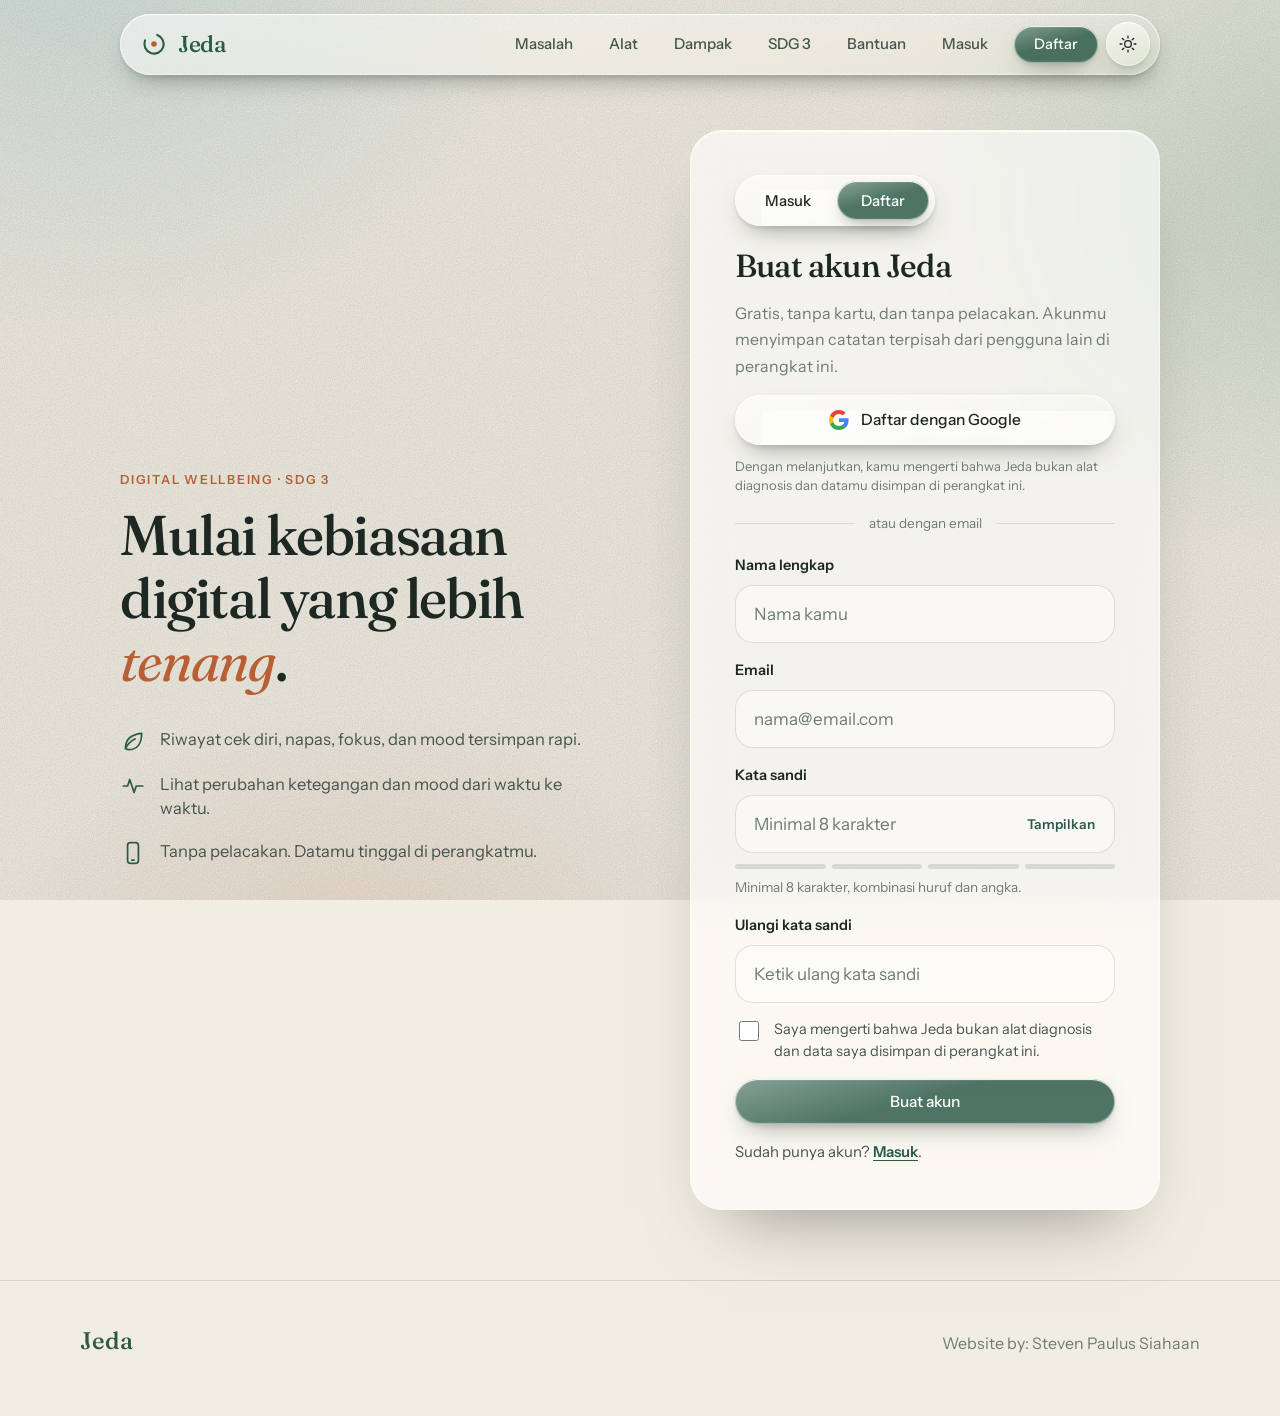
<file: signup.html>
<!doctype html>
<html lang="id">
<head>
<meta charset="utf-8">
<meta name="viewport" content="width=device-width, initial-scale=1">
<title>Daftar — Jeda</title>
<meta name="description" content="Daftar ke Jeda untuk menyimpan catatan keseimbangan digital, napas, fokus, dan mood di perangkatmu.">
<meta name="theme-color" content="#F2EDE3">
<script>(function(){var d=document.documentElement;try{var m=localStorage.getItem('jeda:theme');m=(m==='light'||m==='dark')?m:'system';var dk=m==='dark'||(m==='system'&&window.matchMedia&&matchMedia('(prefers-color-scheme: dark)').matches);d.dataset.theme=dk?'dark':'light';d.dataset.mode=m}catch(e){d.dataset.theme='light'}d.classList.add('js')})()</script>
<link rel="icon" href="favicon.svg" type="image/svg+xml">
<link rel="preconnect" href="https://fonts.googleapis.com">
<link rel="preconnect" href="https://fonts.gstatic.com" crossorigin>
<link href="https://fonts.googleapis.com/css2?family=Fraunces:ital,opsz,wght@0,9..144,400;0,9..144,500;0,9..144,600;1,9..144,400;1,9..144,500&family=Instrument+Sans:wght@400;500;600&display=swap" rel="stylesheet">
<link rel="stylesheet" href="styles.css">
</head>
<body class="auth-page">
<a class="skip" href="#utama">Lewati ke konten</a>

<!-- Filter distorsi untuk efek liquid glass (aktif di browser Chromium) -->
<svg width="0" height="0" style="position:absolute" aria-hidden="true" focusable="false">
  <defs>
    <filter id="liquid" x="0" y="0" width="100%" height="100%" color-interpolation-filters="sRGB">
      <feTurbulence type="fractalNoise" baseFrequency="0.012 0.02" numOctaves="2" seed="7" result="n"/>
      <feGaussianBlur in="n" stdDeviation="2" result="b"/>
      <feDisplacementMap in="SourceGraphic" in2="b" scale="22" xChannelSelector="R" yChannelSelector="G"/>
    </filter>
    <symbol id="i-arrow" viewBox="0 0 20 20"><path d="M4 10h11m-4-4 4 4-4 4" fill="none" stroke="currentColor" stroke-width="1.6" stroke-linecap="round" stroke-linejoin="round"/></symbol>
    <symbol id="i-wind" viewBox="0 0 24 24"><path d="M3 9h10a3 3 0 1 0-3-3M3 15h14a3 3 0 1 1-3 3M3 12h7" fill="none" stroke="currentColor" stroke-width="1.6" stroke-linecap="round" stroke-linejoin="round"/></symbol>
    <symbol id="i-timer" viewBox="0 0 24 24"><circle cx="12" cy="13" r="8" fill="none" stroke="currentColor" stroke-width="1.6"/><path d="M12 9v4l2.5 2M9.5 2.5h5" fill="none" stroke="currentColor" stroke-width="1.6" stroke-linecap="round" stroke-linejoin="round"/></symbol>
    <symbol id="i-leaf" viewBox="0 0 24 24"><path d="M5 19c0-8 5-13 15-14 0 9-4 15-12 15-1.2 0-2-.4-3-1Zm0 0c2-4 5-7 9-9" fill="none" stroke="currentColor" stroke-width="1.6" stroke-linecap="round" stroke-linejoin="round"/></symbol>
    <symbol id="i-pulse" viewBox="0 0 24 24"><path d="M3 12h4l2-6 4 12 2-6h6" fill="none" stroke="currentColor" stroke-width="1.6" stroke-linecap="round" stroke-linejoin="round"/></symbol>
    <symbol id="i-phone" viewBox="0 0 24 24"><rect x="7" y="2.5" width="10" height="19" rx="2.5" fill="none" stroke="currentColor" stroke-width="1.6"/><path d="M11 18.5h2" stroke="currentColor" stroke-width="1.6" stroke-linecap="round"/></symbol>
    <symbol id="i-sun" viewBox="0 0 24 24"><circle cx="12" cy="12" r="4" fill="none" stroke="currentColor" stroke-width="1.6"/><path d="M12 2.5v2.2M12 19.3v2.2M2.5 12h2.2M19.3 12h2.2M5.3 5.3l1.6 1.6M17.1 17.1l1.6 1.6M18.7 5.3l-1.6 1.6M6.9 17.1l-1.6 1.6" fill="none" stroke="currentColor" stroke-width="1.6" stroke-linecap="round"/></symbol>
    <symbol id="i-moon" viewBox="0 0 24 24"><path d="M20 14.5A8.5 8.5 0 0 1 9.5 4a8.5 8.5 0 1 0 10.5 10.5Z" fill="none" stroke="currentColor" stroke-width="1.6" stroke-linejoin="round" stroke-linecap="round"/></symbol>
    <symbol id="i-auto" viewBox="0 0 24 24"><rect x="3" y="4.5" width="18" height="12.5" rx="2.5" fill="none" stroke="currentColor" stroke-width="1.6"/><path d="M8.5 20.5h7M12 17v3.5" fill="none" stroke="currentColor" stroke-width="1.6" stroke-linecap="round"/></symbol>
  </defs>
</svg>

<header class="nav-wrap">
  <nav class="nav" aria-label="Navigasi utama">
    <a class="brand" href="index.html" aria-label="Jeda, kembali ke beranda">
      <svg viewBox="0 0 32 32" width="28" height="28" aria-hidden="true"><circle cx="16" cy="16" r="11" fill="none" stroke="currentColor" stroke-width="2.4" stroke-dasharray="52 17" stroke-linecap="round" transform="rotate(-70 16 16)"/><circle cx="16" cy="16" r="3.2" fill="var(--clay)"/></svg>
      <span>Jeda</span>
    </a>
    <button class="menu-btn" type="button" aria-expanded="false" aria-controls="menu" aria-label="Buka menu">
      <span></span><span></span>
    </button>
    <ul class="menu" id="menu">
      <li><a href="index.html#masalah">Masalah</a></li>
      <li><a href="index.html#alat">Alat</a></li>
      <li><a href="index.html#dampak">Dampak</a></li>
      <li><a href="index.html#sdg">SDG 3</a></li>
      <li><a href="index.html#bantuan">Bantuan</a></li>
      <li><a id="nav-login" href="signin.html">Masuk</a></li>
      <li class="menu-cta"><a id="nav-cta" class="btn btn-primary btn-sm" href="signup.html" aria-current="page"><span>Daftar</span></a></li>
    </ul>
    <div class="theme-wrap">
      <button class="btn theme-btn" type="button" aria-haspopup="true" aria-expanded="false" aria-controls="theme-pop" aria-label="Pengaturan tema">
        <svg class="ic ic-sun" aria-hidden="true"><use href="#i-sun"/></svg><svg class="ic ic-moon" aria-hidden="true"><use href="#i-moon"/></svg>
      </button>
      <div class="theme-pop" id="theme-pop" role="group" aria-label="Tema tampilan">
        <p class="pop-title">Tampilan</p>
        <div class="seg theme-seg">
          <button type="button" class="tab" data-mode="light" aria-pressed="false"><svg aria-hidden="true"><use href="#i-sun"/></svg><span>Terang</span></button>
          <button type="button" class="tab" data-mode="dark" aria-pressed="false"><svg aria-hidden="true"><use href="#i-moon"/></svg><span>Gelap</span></button>
          <button type="button" class="tab" data-mode="system" aria-pressed="false"><svg aria-hidden="true"><use href="#i-auto"/></svg><span>Otomatis</span></button>
        </div>
        <p class="pop-note" id="theme-note">Mengikuti pengaturan perangkat.</p>
      </div>
    </div>
  </nav>
</header>

<main id="utama" class="auth">
  <div class="auth-grid">
    <aside class="auth-side">
      <p class="eyebrow">Digital wellbeing · SDG 3</p>
      <h2 class="auth-h">Mulai kebiasaan digital yang lebih <em>tenang</em>.</h2>
      <ul class="perks">
        <li><svg class="pi"><use href="#i-leaf"/></svg><span>Riwayat cek diri, napas, fokus, dan mood tersimpan rapi.</span></li>
        <li><svg class="pi"><use href="#i-pulse"/></svg><span>Lihat perubahan ketegangan dan mood dari waktu ke waktu.</span></li>
        <li><svg class="pi"><use href="#i-phone"/></svg><span>Tanpa pelacakan. Datamu tinggal di perangkatmu.</span></li>
      </ul>
    </aside>

    <section class="auth-card glass-card" aria-labelledby="auth-title-h">
      <div class="seg auth-seg" role="group" aria-label="Pilih masuk atau daftar">
          <a class="tab" href="signin.html">Masuk</a>
          <a class="tab" href="signup.html" aria-current="page">Daftar</a>
        </div>
      <div class="auth-body">
        <h1 class="auth-title" id="auth-title-h">Buat akun Jeda</h1>
        <p class="muted">Gratis, tanpa kartu, dan tanpa pelacakan. Akunmu menyimpan catatan terpisah dari pengguna lain di perangkat ini.</p>
        <p class="form-msg" id="form-msg" role="alert" hidden></p>
        <button class="btn btn-google btn-block" type="button" id="google-btn" data-label="Daftar dengan Google"><svg viewBox="0 0 18 18" aria-hidden="true"><path fill="#4285F4" d="M17.64 9.2c0-.637-.057-1.251-.164-1.84H9v3.481h4.844a4.14 4.14 0 0 1-1.796 2.716v2.259h2.908c1.702-1.567 2.684-3.875 2.684-6.615z"/><path fill="#34A853" d="M9 18c2.43 0 4.467-.806 5.956-2.18l-2.908-2.259c-.806.54-1.837.86-3.048.86-2.344 0-4.328-1.584-5.036-3.711H.957v2.332A8.997 8.997 0 0 0 9 18z"/><path fill="#FBBC05" d="M3.964 10.71A5.41 5.41 0 0 1 3.682 9c0-.593.102-1.17.282-1.71V4.958H.957A8.996 8.996 0 0 0 0 9c0 1.452.348 2.827.957 4.042l3.007-2.332z"/><path fill="#EA4335" d="M9 3.58c1.321 0 2.508.454 3.44 1.345l2.582-2.58C13.463.891 11.426 0 9 0A8.997 8.997 0 0 0 .957 4.958L3.964 7.29C4.672 5.163 6.656 3.58 9 3.58z"/></svg><span>Daftar dengan Google</span></button>
        <p class="g-note">Dengan melanjutkan, kamu mengerti bahwa Jeda bukan alat diagnosis dan datamu disimpan di perangkat ini.</p>
        <p class="or" role="separator"><span>atau dengan email</span></p>
        <form id="signup-form" novalidate>
          <div class="fld">
            <label for="su-name">Nama lengkap</label>
            <input id="su-name" type="text" autocomplete="name" maxlength="60" placeholder="Nama kamu" aria-describedby="su-name-err" required>
            <p class="err" id="su-name-err" aria-live="polite"></p>
          </div>
          <div class="fld">
            <label for="su-email">Email</label>
            <input id="su-email" type="email" autocomplete="email" inputmode="email" placeholder="nama@email.com" aria-describedby="su-email-err" required>
            <p class="err" id="su-email-err" aria-live="polite"></p>
          </div>
          <div class="fld">
            <label for="su-pass">Kata sandi</label>
            <div class="pw">
              <input id="su-pass" type="password" autocomplete="new-password" placeholder="Minimal 8 karakter" aria-describedby="meter-label su-pass-err" required>
              <button class="pw-toggle" type="button" aria-pressed="false">Tampilkan</button>
            </div>
            <div class="meter" id="meter" data-lv="0" aria-hidden="true"><i></i><i></i><i></i><i></i></div>
            <p class="muted small" id="meter-label">Minimal 8 karakter, kombinasi huruf dan angka.</p>
            <p class="err" id="su-pass-err" aria-live="polite"></p>
          </div>
          <div class="fld">
            <label for="su-pass2">Ulangi kata sandi</label>
            <input id="su-pass2" type="password" autocomplete="new-password" placeholder="Ketik ulang kata sandi" aria-describedby="su-pass2-err" required>
            <p class="err" id="su-pass2-err" aria-live="polite"></p>
          </div>
          <div class="fld">
            <label class="check" for="su-agree"><input id="su-agree" type="checkbox" aria-describedby="su-agree-err"><span>Saya mengerti bahwa Jeda bukan alat diagnosis dan data saya disimpan di perangkat ini.</span></label>
            <p class="err" id="su-agree-err" aria-live="polite"></p>
          </div>
          <button class="btn btn-primary btn-block" type="submit" id="submit"><span>Buat akun</span></button>
        </form>
        <p class="auth-foot">Sudah punya akun? <a href="signin.html">Masuk</a>.</p>
      </div>
    </section>
  </div>
</main>

<footer class="foot">
  <div class="wrap foot-in">
    <p class="brand-s">Jeda</p>
    <p class="muted">Website by: Steven Paulus Siahaan</p>
  </div>
</footer>

<div class="toast" id="toast" role="status" aria-live="polite"></div>
<script src="config.js" defer></script>
<script src="common.js" defer></script>
<script src="auth.js" defer></script>
</body>
</html>
</file>
<file: styles.css>
/* ============ Jeda — styles ============ */
:root{
  --bg:#F2EDE3; --bg-2:#E8E1D1;
  --ink:#1D2822; --ink-2:#47544D; --ink-3:#6E7B74;
  --primary:#2C5A48; --primary-glass:rgba(44,90,72,.84); --on-primary:#fff;
  --clay:#B85F36; --sage:#B5CBB9; --mist:#C6D8D8;
  --line:rgba(29,40,34,.13);
  --card:rgba(255,255,255,.52); --card-strong:rgba(255,255,255,.62);
  --g-hi:rgba(255,255,255,.62); --g-lo:rgba(255,255,255,.16);
  --spec:rgba(255,255,255,.92);
  --sh:29 40 34;
  --b1:198 216 216; --b2:181 203 185; --b3:196 105 63;
  --tint:232 225 209;
  --serif:"Fraunces",Georgia,"Times New Roman",serif;
  --sans:"Instrument Sans",system-ui,-apple-system,"Segoe UI",Roboto,sans-serif;
  --r:28px;
  color-scheme:light;
}
:root[data-theme="dark"]{
    --bg:#0F1613; --bg-2:#16201C;
    --ink:#ECE8DD; --ink-2:#BAC4BD; --ink-3:#8B978F;
    --primary:#4A8870; --primary-glass:rgba(74,136,112,.78); --on-primary:#fff;
    --clay:#E0905F; --sage:#9DC4AE; --mist:#4F7578;
    --line:rgba(236,232,221,.14);
    --card:rgba(255,255,255,.06); --card-strong:rgba(255,255,255,.09);
    --g-hi:rgba(255,255,255,.2); --g-lo:rgba(255,255,255,.05);
    --spec:rgba(255,255,255,.4);
    --sh:0 0 0;
    --b1:46 84 88; --b2:44 80 62; --b3:150 80 45;
    --tint:22 32 28;
    color-scheme:dark;
  }

*,*::before,*::after{box-sizing:border-box}
html{scroll-behavior:smooth;-webkit-text-size-adjust:100%}
body{
  margin:0;background:var(--bg);color:var(--ink);
  font:400 17px/1.65 var(--sans);
  -webkit-font-smoothing:antialiased;
  overflow-x:hidden;
}
body::before{
  content:"";position:fixed;inset:0;z-index:-2;
  background:
    radial-gradient(60vmax 50vmax at 6% -6%, rgb(var(--b1)/.75), transparent 62%),
    radial-gradient(55vmax 46vmax at 104% 22%, rgb(var(--b2)/.6), transparent 62%),
    radial-gradient(50vmax 40vmax at 28% 112%, rgb(var(--b3)/.16), transparent 62%);
}
body::after{
  content:"";position:fixed;inset:0;z-index:-1;pointer-events:none;opacity:.5;mix-blend-mode:multiply;
  background-image:url("data:image/svg+xml;utf8,<svg xmlns='http://www.w3.org/2000/svg' width='180' height='180'><filter id='n'><feTurbulence type='fractalNoise' baseFrequency='.85' numOctaves='2' stitchTiles='stitch'/><feColorMatrix values='0 0 0 0 .12  0 0 0 0 .16  0 0 0 0 .14  0 0 0 .45 0'/></filter><rect width='100%' height='100%' filter='url(%23n)'/></svg>");
}
:root[data-theme="dark"] body::after{mix-blend-mode:screen;opacity:.25}

h1,h2,h3,h4{font-family:var(--serif);font-weight:500;line-height:1.12;letter-spacing:-.015em;margin:0}
p{margin:0}
a{color:inherit}
img,svg{display:block;max-width:100%}
ul,ol{margin:0;padding:0;list-style:none}
button,input,textarea{font:inherit;color:inherit}
:focus-visible{outline:2px solid var(--clay);outline-offset:3px;border-radius:8px}

.wrap{width:min(1120px,100% - 40px);margin-inline:auto}
.skip{position:absolute;left:12px;top:-60px;z-index:100;padding:10px 16px;border-radius:12px;background:var(--ink);color:var(--bg);text-decoration:none}
.skip:focus{top:12px}
.muted{color:var(--ink-3);font-size:.94em}
.eyebrow{font:600 12.5px/1 var(--sans);letter-spacing:.14em;text-transform:uppercase;color:var(--clay);margin-bottom:18px}

/* ============ Liquid glass: shared recipe ============ */
.btn,.chip,.tab{
  --mx:50%; --my:0%;
  position:relative;isolation:isolate;
  display:inline-flex;align-items:center;justify-content:center;gap:10px;
  border:0;background:none;cursor:pointer;text-decoration:none;
  color:var(--ink);font-weight:500;line-height:1;
  transition:transform .4s cubic-bezier(.3,1.5,.5,1),color .25s;
  -webkit-tap-highlight-color:transparent;
}
.btn::before,.chip::before,.tab::before,.nav::before,.seg::before{
  content:"";position:absolute;inset:0;z-index:-2;border-radius:inherit;
  background:linear-gradient(165deg,var(--g-hi),var(--g-lo));
  -webkit-backdrop-filter:blur(10px) saturate(1.6);
  backdrop-filter:blur(10px) saturate(1.6);
  box-shadow:
    inset 0 1px 1px var(--spec),
    inset 0 -1px 2px rgba(255,255,255,.28),
    inset 0 0 0 1px rgba(255,255,255,.3),
    0 12px 26px -12px rgb(var(--sh)/.5),
    0 2px 5px rgb(var(--sh)/.1);
  transition:box-shadow .3s,background .3s;
}
.btn::after,.chip::after,.tab::after{
  content:"";position:absolute;inset:0;z-index:-1;border-radius:inherit;pointer-events:none;
  background:radial-gradient(110px circle at var(--mx) var(--my),rgba(255,255,255,.6),transparent 62%);
  opacity:0;transition:opacity .3s;
}
.has-liquid .btn::before,.has-liquid .chip::before,.has-liquid .tab::before{
  -webkit-backdrop-filter:blur(5px) url(#liquid) saturate(1.7);
  backdrop-filter:blur(5px) url(#liquid) saturate(1.7);
}
.has-liquid .nav::before,.has-liquid .seg::before{
  -webkit-backdrop-filter:blur(14px) url(#liquid) saturate(1.6);
  backdrop-filter:blur(14px) url(#liquid) saturate(1.6);
}
@media (hover:hover){
  .btn:hover,.chip:hover,.tab:hover{transform:translateY(-2px)}
  .btn:hover::after,.chip:hover::after,.tab:hover::after{opacity:.85}
}
.btn:active,.chip:active,.tab:active{transform:translateY(1px) scale(.97)}

.btn{padding:15px 26px;border-radius:999px;font-size:15.5px}
.btn-sm{padding:11px 20px;font-size:14.5px}
.btn .ic{width:18px;height:18px}
.btn[disabled]{opacity:.45;pointer-events:none}

.btn-primary,.chip.on,.tab[aria-selected="true"]{color:var(--on-primary)}
.btn-primary::before,.chip.on::before,.tab[aria-selected="true"]::before{
  background:
    linear-gradient(165deg,rgba(255,255,255,.32),transparent 48%),
    var(--primary-glass);
}

.chip{padding:11px 18px;border-radius:999px;font-size:14.5px}
.chip.scale{width:46px;padding:11px 0}
.tab{padding:12px 24px;border-radius:999px;font-size:15px}

.link{display:inline-flex;align-items:center;gap:6px;font-weight:600;font-size:15px;color:var(--primary);text-decoration:none;margin-top:auto}
.link .ic{width:16px;height:16px;transition:transform .3s}
.link:hover .ic{transform:translateX(4px)}
:root[data-theme="dark"] .link{color:var(--sage)}
.link-btn{background:none;border:0;padding:4px 0;cursor:pointer;color:var(--ink-3);font-size:14px;text-decoration:underline;text-underline-offset:3px}
.link-btn:hover{color:var(--ink)}

/* ============ Navbar ============ */
.nav-wrap{position:fixed;inset:0 0 auto 0;z-index:50;padding:14px 16px;pointer-events:none}
.nav{
  pointer-events:auto;position:relative;isolation:isolate;
  width:min(1040px,100%);margin-inline:auto;
  display:flex;align-items:center;justify-content:space-between;
  padding:8px 10px 8px 20px;border-radius:999px;
}
.nav::before{z-index:-1;background:linear-gradient(165deg,rgba(255,255,255,.55),rgba(255,255,255,.2))}
:root[data-theme="dark"] .nav::before{background:linear-gradient(165deg,rgba(255,255,255,.14),rgba(255,255,255,.05))}
.brand{margin-right:auto;display:inline-flex;align-items:center;gap:10px;text-decoration:none;font:500 23px/1 var(--serif);letter-spacing:-.02em;color:var(--primary)}
:root[data-theme="dark"] .brand{color:var(--sage)}
.menu{position:relative;display:flex;align-items:center;gap:4px}
.menu a:not(.btn){position:relative;z-index:1;display:block;padding:10px 16px;border-radius:999px;text-decoration:none;font-size:15px;font-weight:500;color:var(--ink-2);transition:color .3s}
.menu a:not(.btn):hover,.menu a:not(.btn):focus-visible,.menu a.active,.menu a[aria-current="page"]:not(.btn){color:var(--ink)}
.hello{display:flex;align-items:center;gap:10px;padding:6px 14px;font-size:15px;font-weight:500;color:var(--ink-2);white-space:nowrap}
.hello img{width:28px;height:28px;border-radius:50%;object-fit:cover;box-shadow:0 0 0 2px rgba(255,255,255,.6)}
.hello span{max-width:13ch;overflow:hidden;text-overflow:ellipsis}
.menu-cta{margin-left:6px}
.menu-btn{display:none;width:44px;height:44px;border:0;background:none;cursor:pointer;position:relative;border-radius:50%}
.menu-btn span{position:absolute;left:13px;right:13px;height:2px;border-radius:2px;background:var(--ink);transition:transform .35s,top .35s}
.menu-btn span:first-child{top:18px}.menu-btn span:last-child{top:25px}
.nav.open .menu-btn span:first-child{top:21px;transform:rotate(45deg)}
.nav.open .menu-btn span:last-child{top:21px;transform:rotate(-45deg)}

@media (max-width:980px){
  .menu-btn{display:block;order:3}
  .theme-wrap{order:2;position:static;margin-left:0}
  .theme-pop{top:calc(100% + 10px)}
  .menu{
    position:absolute;top:calc(100% + 10px);left:0;right:0;
    flex-direction:column;align-items:stretch;gap:2px;padding:12px;border-radius:26px;
    background:var(--card-strong);border:1px solid rgba(255,255,255,.4);
    -webkit-backdrop-filter:blur(22px) saturate(1.6);backdrop-filter:blur(22px) saturate(1.6);
    box-shadow:0 24px 50px -20px rgb(var(--sh)/.5);
    opacity:0;visibility:hidden;transform:translateY(-8px);transition:opacity .3s,transform .3s,visibility .3s;
  }
  .nav.open .menu{opacity:1;visibility:visible;transform:none}
  .menu a:not(.btn){padding:14px 16px;border-radius:16px}
  .menu-cta{margin:6px 0 0}
  .menu-cta .btn{width:100%}
}

/* ============ Hero ============ */
.hero{padding:150px 0 30px}
.hero-grid{display:grid;grid-template-columns:1.08fr .92fr;gap:56px;align-items:center}
h1{font-size:clamp(40px,6vw,72px);letter-spacing:-.025em}
h1 em{font-style:italic;font-weight:400;color:var(--clay)}
.lead{font-size:clamp(17px,1.6vw,19.5px);color:var(--ink-2);max-width:54ch;margin:26px 0 34px}
.cta-row{display:flex;flex-wrap:wrap;gap:14px}
.fine{margin-top:20px;font-size:14px;color:var(--ink-3)}

.hero-art{position:relative;aspect-ratio:1;max-width:520px;width:100%;justify-self:center}
.orb{width:100%;height:100%;overflow:visible}
.core,.arc,.dot{transform-box:view-box;transform-origin:50% 50%}
.core{animation:breathe 8s ease-in-out infinite}
.arc,.dot{animation:spin 36s linear infinite}
@keyframes breathe{0%,100%{transform:scale(.9)}50%{transform:scale(1.06)}}
@keyframes spin{to{transform:rotate(360deg)}}
.float-card{
  position:absolute;display:flex;flex-direction:column;gap:3px;padding:16px 20px;border-radius:22px;
  background:linear-gradient(165deg,var(--g-hi),var(--g-lo));
  border:1px solid rgba(255,255,255,.4);
  -webkit-backdrop-filter:blur(16px) saturate(1.6);backdrop-filter:blur(16px) saturate(1.6);
  box-shadow:inset 0 1px 1px var(--spec),0 22px 40px -22px rgb(var(--sh)/.55);
  animation:float 7s ease-in-out infinite;
}
.fc-1{left:-2%;top:16%}
.fc-2{right:-3%;bottom:14%;animation-delay:-3.5s}
@keyframes float{0%,100%{transform:translateY(0)}50%{transform:translateY(-10px)}}
.fc-label{font:600 11.5px/1 var(--sans);letter-spacing:.12em;text-transform:uppercase;color:var(--ink-3)}
.fc-big{font:500 38px/1.1 var(--serif);letter-spacing:-.02em;font-variant-numeric:tabular-nums}
.fc-mid{font:500 19px/1.2 var(--serif)}
.fc-sub{font-size:13px;color:var(--ink-3)}

.facts{display:grid;grid-template-columns:repeat(3,1fr);gap:16px;margin-top:64px}
.facts li{padding:24px 26px;border-radius:24px;background:var(--card);border:1px solid var(--line);display:flex;flex-direction:column;gap:8px}
.facts strong{font:500 32px/1.1 var(--serif);letter-spacing:-.02em;color:var(--primary)}
:root[data-theme="dark"] .facts strong{color:var(--sage)}
.facts span{color:var(--ink-2);font-size:15.5px;line-height:1.5}
.facts cite{font-size:12.5px;color:var(--ink-3);font-style:normal;margin-top:auto;padding-top:6px}

/* ============ Sections ============ */
.sec{padding:110px 0;scroll-margin-top:20px}
.sec-tint{background:rgb(var(--tint)/.55);border-block:1px solid var(--line)}
.sec-head{max-width:740px;margin-bottom:52px}
.sec-head h2,.sdg-grid h2,.help h2{font-size:clamp(30px,4vw,46px)}
.sub{margin-top:20px;color:var(--ink-2);font-size:18px;max-width:62ch}

.problems{display:grid;grid-template-columns:repeat(3,1fr);gap:20px}
.prob{display:flex;flex-direction:column;gap:14px;padding:32px 30px;border-radius:var(--r);background:var(--card);border:1px solid var(--line);position:relative}
.prob .num{font:500 15px/1 var(--serif);color:var(--ink-3);letter-spacing:.06em}
.prob .pi{position:absolute;right:28px;top:28px;width:30px;height:30px;color:var(--primary)}
:root[data-theme="dark"] .prob .pi{color:var(--sage)}
.prob h3{font-size:25px;margin-top:6px}
.prob>p{color:var(--ink-2);font-size:16px}
.prob dl{margin:6px 0 10px;display:grid;gap:4px;padding-top:16px;border-top:1px dashed var(--line)}
.prob dt{font:600 11.5px/1 var(--sans);letter-spacing:.12em;text-transform:uppercase;color:var(--clay);margin-top:8px}
.prob dd{margin:0;font-size:15px;color:var(--ink-2);line-height:1.5}

/* ============ Tools ============ */
.tabs{margin-bottom:22px}
.seg{position:relative;isolation:isolate;display:inline-flex;align-items:stretch;gap:2px;padding:6px;border-radius:999px;max-width:100%}
.seg .tab{position:relative;z-index:1;background:none;transition:color .35s}
.seg .tab::before,.seg .tab::after{display:none}
.seg .tab:hover{transform:none}
.seg .tab:active{transform:scale(.97)}
.seg .tab[aria-selected="true"],.seg .tab[aria-current="page"],.seg .tab[aria-pressed="true"]{color:var(--on-primary)}

/* Indikator kaca yang meluncur: melar dan memantul seperti tetesan cair */
.slide-ind{position:absolute;left:0;top:0;width:0;height:0;z-index:0;border-radius:999px;pointer-events:none;opacity:0;
  transition:transform .7s cubic-bezier(.34,1.5,.4,1),width .7s cubic-bezier(.34,1.5,.4,1),height .7s cubic-bezier(.34,1.5,.4,1),opacity .35s}
.slide-ind.on{opacity:1}
.slide-ind.no-move{transition:opacity .35s}
.slide-ind i{position:absolute;inset:0;border-radius:inherit;
  background:linear-gradient(165deg,rgba(255,255,255,.8),rgba(255,255,255,.3));
  -webkit-backdrop-filter:blur(8px) saturate(1.5);backdrop-filter:blur(8px) saturate(1.5);
  box-shadow:inset 0 1px 1px var(--spec),inset 0 -1px 2px rgba(255,255,255,.3),inset 0 0 0 1px rgba(255,255,255,.45),0 8px 18px -8px rgb(var(--sh)/.45)}
.has-liquid .slide-ind i{-webkit-backdrop-filter:blur(4px) url(#liquid) saturate(1.6);backdrop-filter:blur(4px) url(#liquid) saturate(1.6)}
.slide-ind i.squish{animation:squish .7s cubic-bezier(.3,1.3,.5,1)}
@keyframes squish{0%{transform:scale(1,1)}30%{transform:scale(1.14,.84)}65%{transform:scale(.97,1.07)}100%{transform:scale(1,1)}}
.slide-ind.tint i{background:linear-gradient(165deg,rgba(255,255,255,.34),transparent 48%),var(--primary-glass)}
:root[data-theme="dark"] .slide-ind:not(.tint) i{background:linear-gradient(165deg,rgba(255,255,255,.22),rgba(255,255,255,.06))}

.glass-card{
  border-radius:32px;padding:clamp(24px,4vw,44px);
  background:var(--card-strong);border:1px solid rgba(255,255,255,.45);
  -webkit-backdrop-filter:blur(20px) saturate(1.5);backdrop-filter:blur(20px) saturate(1.5);
  box-shadow:inset 0 1px 1px var(--spec),0 40px 70px -40px rgb(var(--sh)/.5);
}
:root[data-theme="dark"] .glass-card{border-color:var(--line)}
.panel[hidden]{display:none}
.two{display:grid;grid-template-columns:1fr 1fr;gap:44px;align-items:start}
.controls{display:flex;flex-direction:column;gap:20px}
.controls h3{font-size:28px}
.controls>p{margin-top:-8px}
.row{display:flex;flex-wrap:wrap;align-items:center;gap:14px}
.chips{border:0;margin:0;padding:0;display:flex;flex-wrap:wrap;gap:9px;min-width:0}
.chips legend{padding:0;margin-bottom:10px;font-weight:600;font-size:14.5px}
.chips:disabled{opacity:.5;pointer-events:none}
.scale-note{width:100%;display:flex;justify-content:space-between;font-size:12.5px;color:var(--ink-3);padding:0 4px;max-width:260px}
.chips.moods .chip{flex:1 1 auto}
.field{font-weight:600;font-size:14.5px;margin-bottom:-10px}
input[type=text],input[type=email],input[type=password],textarea{
  width:100%;padding:14px 18px;border-radius:18px;border:1px solid var(--line);
  background:rgba(255,255,255,.45);resize:vertical;transition:border-color .2s,box-shadow .2s;
}
:root[data-theme="dark"] input[type=text],:root[data-theme="dark"] input[type=email],:root[data-theme="dark"] input[type=password],:root[data-theme="dark"] textarea{background:rgba(255,255,255,.05)}
input[type=text]:focus,input[type=email]:focus,input[type=password]:focus,textarea:focus{outline:0;border-color:var(--primary);box-shadow:0 0 0 4px rgb(44 90 72/.18)}
::placeholder{color:var(--ink-3)}

.stage{
  display:flex;flex-direction:column;align-items:center;justify-content:center;gap:14px;
  min-height:380px;padding:28px;border-radius:26px;text-align:center;
  background:radial-gradient(120% 90% at 50% 0%,rgb(var(--b2)/.35),transparent 70%),rgba(255,255,255,.2);
  border:1px solid var(--line);
}
.stage-top{justify-content:flex-start;align-items:stretch;text-align:left;min-height:0}
.stage-top h4{font-size:20px}
.stage-phase{font:500 28px/1.15 var(--serif);min-height:1.2em}
.stage-count{color:var(--ink-3);min-height:1.5em;font-variant-numeric:tabular-nums}

.breath{width:230px;height:230px;border-radius:50%;display:grid;place-items:center;border:1px solid var(--line);background:rgba(255,255,255,.25);box-shadow:0 0 0 14px rgba(255,255,255,.12)}
.breath-in{width:92%;height:92%;border-radius:50%;background:radial-gradient(circle at 38% 32%,#EAF2E8,var(--sage) 70%);transform:scale(.55);transition-property:transform;transition-timing-function:ease-in-out;transition-duration:.6s;box-shadow:0 20px 50px -18px rgb(44 90 72/.6)}
:root[data-theme="dark"] .breath-in{background:radial-gradient(circle at 38% 32%,#8FB8A2,var(--primary) 75%)}
.after{display:flex;flex-direction:column;align-items:center;gap:12px}
.chips.inline{justify-content:center}

.ring{position:relative;width:240px;height:240px}
.ring svg{width:100%;height:100%;transform:rotate(-90deg)}
.ring-bg{fill:none;stroke:var(--line);stroke-width:7}
.ring-fg{fill:none;stroke:var(--primary);stroke-width:7;stroke-linecap:round;stroke-dasharray:552.92;stroke-dashoffset:0;transition:stroke-dashoffset .3s linear}
:root[data-theme="dark"] .ring-fg{stroke:var(--sage)}
.ring-text{position:absolute;inset:0;display:flex;flex-direction:column;align-items:center;justify-content:center;gap:4px}
.ring-text strong{font:500 52px/1 var(--serif);font-variant-numeric:tabular-nums;letter-spacing:-.02em}
.ring-text span{font:600 12px/1 var(--sans);letter-spacing:.14em;text-transform:uppercase;color:var(--clay)}

/* quiz */
.quiz-top{display:flex;align-items:center;gap:20px;margin-bottom:28px}
.quiz-top .muted{white-space:nowrap}
.bar{flex:1;height:6px;border-radius:6px;background:var(--line);overflow:hidden}
.bar i{display:block;height:100%;width:0;border-radius:6px;background:var(--primary);transition:width .5s cubic-bezier(.3,.9,.3,1)}
.quiz-hint{font-size:14.5px;color:var(--ink-3);margin-bottom:10px}
.quiz-q{font-size:clamp(24px,3vw,34px);max-width:30ch;margin-bottom:28px;outline:0}
.opts{display:grid;grid-template-columns:repeat(2,1fr);gap:12px;max-width:720px}
.opt{
  text-align:left;padding:18px 22px;border-radius:20px;cursor:pointer;
  border:1px solid var(--line);background:rgba(255,255,255,.45);font-size:16px;font-weight:500;
  transition:transform .3s cubic-bezier(.3,1.4,.5,1),background .2s,border-color .2s,color .2s;
}
:root[data-theme="dark"] .opt{background:rgba(255,255,255,.05)}
@media (hover:hover){.opt:hover{transform:translateY(-2px);border-color:var(--primary);background:rgba(255,255,255,.75)}}
@media (hover:hover){
:root[data-theme="dark"] .opt:hover{background:rgba(255,255,255,.1)}
}
.opt.on{background:var(--primary-glass);color:var(--on-primary);border-color:transparent}
.quiz-actions{margin-top:28px}

.res-head{display:flex;flex-wrap:wrap;align-items:flex-end;justify-content:space-between;gap:16px;margin-bottom:12px}
.res-head h3{font-size:clamp(28px,4vw,42px)}
.res-score{font:500 20px/1 var(--serif);color:var(--ink-3)}
.res-score b{font-size:44px;color:var(--primary);font-weight:500}
:root[data-theme="dark"] .res-score b{color:var(--sage)}
.res-desc{color:var(--ink-2);max-width:62ch;margin-bottom:28px}
.dims{display:grid;gap:14px;margin-bottom:32px;max-width:620px}
.dim{display:grid;grid-template-columns:110px 1fr 46px;align-items:center;gap:14px;font-size:15px}
.dim .bar{height:8px}
.dim output{text-align:right;color:var(--ink-3);font-variant-numeric:tabular-nums}
.recs-title{font:600 13px/1 var(--sans);letter-spacing:.12em;text-transform:uppercase;color:var(--clay);margin-bottom:14px}
.recs{display:grid;grid-template-columns:repeat(2,1fr);gap:14px;margin-bottom:26px}
.rec{padding:22px;border-radius:22px;border:1px solid var(--line);background:rgba(255,255,255,.4);display:flex;flex-direction:column;gap:12px;align-items:flex-start}
:root[data-theme="dark"] .rec{background:rgba(255,255,255,.04)}
.rec p{font-size:15.5px;color:var(--ink-2)}
.rec strong{font:500 20px/1.2 var(--serif);color:var(--ink)}
.res-note{font-size:14px;color:var(--ink-3);max-width:62ch;margin-bottom:22px}

/* mood */
.chart svg{width:100%;height:auto;overflow:visible}
.chart .gl{stroke:var(--line);stroke-width:1}
.chart .ln{fill:none;stroke:var(--primary);stroke-width:2.5;stroke-linejoin:round;stroke-linecap:round}
.chart .pt{fill:var(--bg);stroke:var(--primary);stroke-width:2.5}
.chart .lab{fill:var(--ink-3);font:12px var(--sans)}
:root[data-theme="dark"] .chart .ln,:root[data-theme="dark"] .chart .pt{stroke:var(--sage)}
.empty{color:var(--ink-3);font-size:15px;padding:22px 0}
.log{display:grid;gap:10px;margin-top:6px}
.log li{display:grid;grid-template-columns:auto 1fr;gap:4px 14px;padding:12px 16px;border-radius:16px;background:rgba(255,255,255,.35);border:1px solid var(--line);font-size:14.5px}
:root[data-theme="dark"] .log li{background:rgba(255,255,255,.04)}
.log b{font-weight:600}
.log small{color:var(--ink-3);grid-column:1/-1}

/* ============ Impact ============ */
.metrics{display:grid;grid-template-columns:repeat(4,1fr);gap:16px}
.metric{padding:26px;border-radius:24px;background:var(--card);border:1px solid var(--line);display:flex;flex-direction:column;gap:8px}
.m-label{font:600 12px/1.3 var(--sans);letter-spacing:.1em;text-transform:uppercase;color:var(--ink-3)}
.m-val{font:500 44px/1 var(--serif);letter-spacing:-.02em;color:var(--primary);margin-top:6px;font-variant-numeric:tabular-nums}
:root[data-theme="dark"] .m-val{color:var(--sage)}
.m-sub{font-size:14.5px;color:var(--ink-2)}
.data-row{margin-top:14px}

.chain{margin-top:70px}
.chain h3{font-size:28px;margin-bottom:26px}
.chain ol{display:grid;grid-template-columns:repeat(4,1fr);gap:0;counter-reset:s}
.chain li{position:relative;padding:0 26px 0 0;counter-increment:s}
.chain li::before{content:counter(s);display:grid;place-items:center;width:36px;height:36px;border-radius:50%;background:var(--primary);color:var(--on-primary);font:500 16px/1 var(--serif);margin-bottom:18px}
.chain li:not(:last-child)::after{content:"";position:absolute;top:18px;left:48px;right:12px;height:1px;background:var(--line)}
.chain li span{display:block;font:600 12px/1 var(--sans);letter-spacing:.12em;text-transform:uppercase;color:var(--clay);margin-bottom:8px}
.chain li p{font-size:15.5px;color:var(--ink-2);line-height:1.55}

/* ============ SDG ============ */
.sec-dark{background:#1B382E;color:#EDE9DE;position:relative;overflow:hidden}
.sec-dark::before{content:"";position:absolute;width:520px;height:520px;right:-160px;top:-200px;border-radius:50%;border:1px solid rgba(237,233,222,.14);box-shadow:0 0 0 60px rgba(237,233,222,.04),0 0 0 120px rgba(237,233,222,.03)}
.sec-dark .eyebrow{color:#E0A07A}
.sec-dark .sub{color:rgba(237,233,222,.78)}
.sdg-grid{display:grid;grid-template-columns:1fr 1fr;gap:64px;align-items:start;position:relative}
.sdg-item{padding:24px 0;border-top:1px solid rgba(237,233,222,.2)}
.sdg-item:last-child{border-bottom:1px solid rgba(237,233,222,.2)}
.sdg-item p{color:rgba(237,233,222,.82);margin-top:12px;font-size:16.5px}
.tag{display:inline-block;padding:6px 14px;border-radius:999px;background:rgba(237,233,222,.12);border:1px solid rgba(237,233,222,.22);font:600 12px/1 var(--sans);letter-spacing:.08em;text-transform:uppercase}

/* ============ Help / FAQ ============ */
.help{display:grid;grid-template-columns:1.1fr 1fr;gap:48px;align-items:start}
.help h2{margin-bottom:18px}
.help p{color:var(--ink-2)}
.help-list{display:grid;gap:14px}
.help-list li{padding:20px 22px;border-radius:20px;background:rgba(255,255,255,.4);border:1px solid var(--line);display:flex;flex-direction:column;gap:4px}
:root[data-theme="dark"] .help-list li{background:rgba(255,255,255,.05)}
.help-list span{font-size:15.5px;color:var(--ink-2)}
.help-list a{font-weight:600;color:var(--clay)}
.faq{margin-top:64px;max-width:820px}
.faq h3{font-size:28px;margin-bottom:18px}
details{border-top:1px solid var(--line)}
details:last-child{border-bottom:1px solid var(--line)}
summary{list-style:none;cursor:pointer;padding:20px 40px 20px 0;font-weight:600;position:relative}
summary::-webkit-details-marker{display:none}
summary::after{content:"";position:absolute;right:6px;top:50%;width:10px;height:10px;border-right:2px solid var(--ink-2);border-bottom:2px solid var(--ink-2);transform:translateY(-70%) rotate(45deg);transition:transform .3s}
details[open] summary::after{transform:translateY(-30%) rotate(-135deg)}
details p{padding:0 40px 22px 0;color:var(--ink-2)}

.foot{padding:48px 0 60px;border-top:1px solid var(--line)}
.foot-in{display:flex;flex-wrap:wrap;gap:12px 40px;align-items:baseline;justify-content:space-between}
.brand-s{font:500 24px/1 var(--serif);color:var(--primary)}
:root[data-theme="dark"] .brand-s{color:var(--sage)}

.toast{
  position:fixed;left:50%;bottom:26px;z-index:80;transform:translate(-50%,24px);opacity:0;pointer-events:none;
  padding:14px 22px;border-radius:999px;font-size:15px;font-weight:500;max-width:calc(100% - 32px);text-align:center;
  background:linear-gradient(165deg,var(--g-hi),var(--g-lo)),var(--card-strong);
  border:1px solid rgba(255,255,255,.45);
  -webkit-backdrop-filter:blur(18px) saturate(1.6);backdrop-filter:blur(18px) saturate(1.6);
  box-shadow:inset 0 1px 1px var(--spec),0 20px 40px -18px rgb(var(--sh)/.55);
  transition:opacity .35s,transform .45s cubic-bezier(.3,1.4,.5,1);
}
.toast.show{opacity:1;transform:translate(-50%,0)}

/* reveal */
.js .reveal{opacity:0;transform:translateY(20px);transition:opacity .8s ease,transform .8s cubic-bezier(.2,.8,.2,1)}
.js .reveal.in{opacity:1;transform:none}

/* ============ Responsive ============ */
@media (max-width:980px){
  .hero-grid,.two,.sdg-grid,.help{grid-template-columns:1fr}
  .hero-grid{gap:30px}
  .hero-art{max-width:420px}
  .problems,.facts{grid-template-columns:1fr}
  .metrics{grid-template-columns:repeat(2,1fr)}
  .chain ol{grid-template-columns:repeat(2,1fr);gap:34px 10px}
  .chain li:nth-child(2)::after{display:none}
  .stage{min-height:320px}
}
@media (max-width:600px){
  body{font-size:16.5px}
  .hero{padding-top:120px}
  .sec{padding:80px 0}
  .opts,.recs{grid-template-columns:1fr}
  .metrics{grid-template-columns:1fr}
  .chain ol{grid-template-columns:1fr}
  .chain li::after{display:none}
  .dim{grid-template-columns:90px 1fr 40px}
  .fc-1{left:0}.fc-2{right:0}
  .btn{padding:14px 22px}
}

@media (prefers-reduced-motion:reduce){
  *,*::before,*::after{animation:none!important;transition-duration:.01ms!important;scroll-behavior:auto!important}
  .js .reveal{opacity:1;transform:none}
}

/* ============ Halaman Masuk / Daftar ============ */
.auth-page .nav-wrap{position:fixed}
.auth{padding:130px 0 70px;min-height:calc(100vh - 140px);display:flex;align-items:center}
.auth-grid{width:min(1040px,100% - 40px);margin-inline:auto;display:grid;grid-template-columns:1fr minmax(0,470px);gap:72px;align-items:center}
.auth-h{font-size:clamp(34px,4.6vw,56px);letter-spacing:-.025em;max-width:14ch}
.auth-h em{font-style:italic;font-weight:400;color:var(--clay)}
.perks{display:grid;gap:18px;margin-top:34px;max-width:42ch}
.perks li{display:flex;gap:14px;align-items:flex-start;color:var(--ink-2);font-size:16.5px;line-height:1.5}
.perks .pi{flex:none;width:26px;height:26px;margin-top:1px;color:var(--primary)}
:root[data-theme="dark"] .perks .pi{color:var(--sage)}
.auth-card{display:flex;flex-direction:column;gap:22px}
.auth-seg{align-self:flex-start}
.auth-body{display:flex;flex-direction:column;gap:16px}
.auth-title{font-size:clamp(26px,3vw,32px)}
.auth-body form{display:flex;flex-direction:column;gap:16px;margin-top:4px}
.fld{display:grid;gap:7px}
.fld label{font-weight:600;font-size:14.5px}
.pw{position:relative}
.pw input{padding-right:112px}
.pw-toggle{position:absolute;right:10px;top:50%;transform:translateY(-50%);border:0;background:none;cursor:pointer;padding:8px 10px;border-radius:10px;font-size:13.5px;font-weight:600;color:var(--primary)}
:root[data-theme="dark"] .pw-toggle{color:var(--sage)}
.pw-toggle:hover{background:rgba(255,255,255,.4)}
.err{min-height:0;font-size:13.5px;line-height:1.4;color:#A63D2A}
.err:empty{display:none}
:root[data-theme="dark"] .err{color:#F0A38E}
input[aria-invalid="true"]{border-color:#A63D2A}
.form-msg{padding:12px 16px;border-radius:14px;font-size:14.5px;line-height:1.5;background:rgb(166 61 42/.1);border:1px solid rgb(166 61 42/.25);color:#8E2F1E}
:root[data-theme="dark"] .form-msg{color:#F4B8A6;background:rgb(240 163 142/.1)}
.form-msg[hidden]{display:none}
.meter{display:grid;grid-template-columns:repeat(4,1fr);gap:6px;margin-top:4px}
.meter i{height:5px;border-radius:5px;background:var(--line);transition:background .3s}
.meter[data-lv="1"] i.on,.meter[data-lv="2"] i.on{background:var(--clay)}
.meter[data-lv="3"] i.on,.meter[data-lv="4"] i.on{background:var(--primary)}
.small{font-size:13.5px}
.check{display:flex!important;gap:12px;align-items:flex-start;font-weight:400!important;font-size:14.5px!important;line-height:1.5;color:var(--ink-2);cursor:pointer}
.check input{flex:none;width:20px;height:20px;margin-top:2px;accent-color:var(--primary)}
.btn-block{width:100%}
.auth-foot{font-size:15px;color:var(--ink-2)}
.auth-foot a{color:var(--primary);font-weight:600;text-underline-offset:3px}
:root[data-theme="dark"] .auth-foot a{color:var(--sage)}
.auth-note{font-size:13.5px;color:var(--ink-3);line-height:1.5;padding-top:14px;border-top:1px dashed var(--line)}

@media (max-width:900px){
  .auth{padding-top:110px}
  .auth-grid{grid-template-columns:1fr}
  .auth-side{display:none}
}
@media (max-width:600px){
  .seg .tab{padding:12px 16px;font-size:14.5px}
  .tabs.seg{display:flex}
  .tabs.seg .tab{flex:1}
}

/* ============ Pengaturan tema ============ */
.theme-anim,.theme-anim :not(.slide-ind):not(.slide-ind *),.theme-anim :not(.slide-ind):not(.slide-ind *)::before,.theme-anim :not(.slide-ind):not(.slide-ind *)::after{
  transition:background-color .45s ease,color .45s ease,border-color .45s ease,box-shadow .45s ease,fill .45s ease,stroke .45s ease!important}
.theme-wrap{position:relative;flex:none;margin-left:8px}
.theme-btn{width:44px;height:44px;padding:0;border-radius:50%}
.theme-btn .ic{width:20px;height:20px}
.theme-btn .ic-moon{display:none}
:root[data-theme="dark"] .theme-btn .ic-sun{display:none}
:root[data-theme="dark"] .theme-btn .ic-moon{display:block}
.theme-pop{
  position:absolute;right:0;top:calc(100% + 16px);z-index:5;width:min(340px,calc(100vw - 32px));padding:18px 16px 16px;border-radius:26px;
  background:linear-gradient(165deg,rgba(255,255,255,.95),rgba(255,255,255,.88));border:1px solid rgba(255,255,255,.55);
  -webkit-backdrop-filter:blur(26px) saturate(1.6);backdrop-filter:blur(26px) saturate(1.6);
  box-shadow:inset 0 1px 1px var(--spec),0 28px 56px -22px rgb(var(--sh)/.55);
  opacity:0;visibility:hidden;transform:translateY(-8px) scale(.98);transform-origin:top right;
  transition:opacity .25s,transform .4s cubic-bezier(.3,1.3,.5,1),visibility .25s}
.theme-wrap.open .theme-pop{opacity:1;visibility:visible;transform:none}
:root[data-theme="dark"] .theme-pop{background:linear-gradient(165deg,rgba(40,54,48,.97),rgba(26,37,33,.95));border-color:var(--line)}
.pop-title{font:600 12px/1 var(--sans);letter-spacing:.12em;text-transform:uppercase;color:var(--clay);margin:0 4px 12px}
.theme-seg{display:flex;width:100%}
.theme-seg .tab{flex:1;gap:6px;padding:11px 6px;font-size:14px}
.theme-seg .tab svg{width:17px;height:17px;flex:none}
.pop-note{margin:12px 4px 0;font-size:13.5px;line-height:1.45;color:var(--ink-3)}

:root[data-theme="dark"] .stage{background:radial-gradient(120% 90% at 50% 0%,rgb(var(--b2)/.35),transparent 70%),rgba(255,255,255,.03)}
:root[data-theme="dark"] .breath{background:rgba(255,255,255,.05);box-shadow:0 0 0 14px rgba(255,255,255,.04)}
:root[data-theme="dark"] .pw-toggle:hover{background:rgba(255,255,255,.1)}
:root[data-theme="dark"] .hello img{box-shadow:0 0 0 2px rgba(255,255,255,.25)}
:root[data-theme="dark"] #g1 stop:nth-child(1){stop-color:#79AE96}
:root[data-theme="dark"] #g1 stop:nth-child(2){stop-color:#2E6853}

/* ============ Tombol Google ============ */
.btn-google{gap:12px;color:var(--ink)}
.btn-google svg{width:20px;height:20px;flex:none}
.or{display:flex;align-items:center;gap:14px;font-size:13.5px;color:var(--ink-3)}
.or::before,.or::after{content:"";flex:1;height:1px;background:var(--line)}
.g-note{font-size:13px;line-height:1.5;color:var(--ink-3);margin-top:-4px}

/* Layar kecil: popover tema menempel pada navbar (ditaruh di akhir agar menang atas aturan dasar) */
@media (max-width:980px){
  .nav .theme-wrap{position:static;margin-left:0;order:2}
  .nav .theme-pop{top:calc(100% + 10px)}
}
</file>
